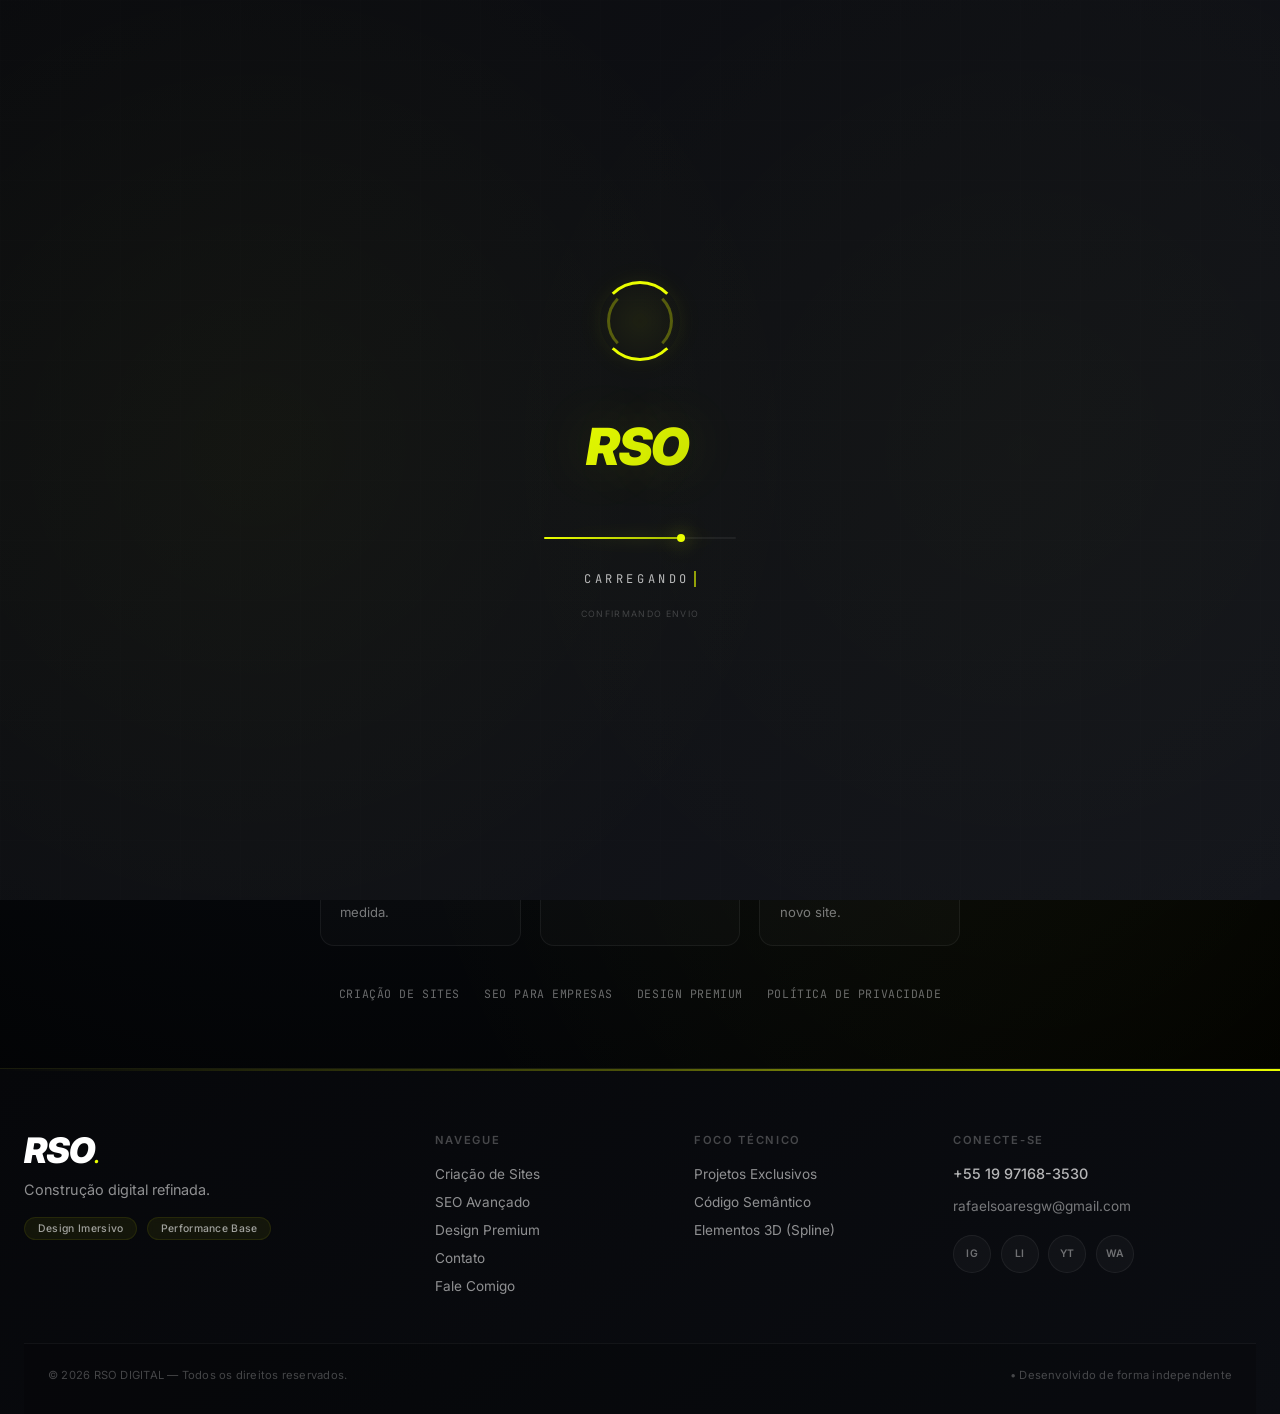
<file: obrigado.html>
<!DOCTYPE html>
<html lang="pt-BR">
<head>
    <meta charset="UTF-8">
    <!-- Traducao automatica PT-BR -> ES-MX (Mexico e paises hispanicos) -->
    <script src="/i18n.js"></script>
    <meta name="viewport" content="width=device-width, initial-scale=1.0, viewport-fit=cover">

    <!-- ============================================================
         GOOGLE ANALYTICS 4 (INSTALADO MANUALMENTE)
         ID: G-GVPYXNP5EF
         ============================================================ -->
    <!-- Google tag (gtag.js) -->
    <script async src="https://www.googletagmanager.com/gtag/js?id=G-GVPYXNP5EF"></script>
    <script>
      window.dataLayer = window.dataLayer || [];
      function gtag(){dataLayer.push(arguments);}
      gtag('js', new Date());
      gtag('config', 'G-GVPYXNP5EF');
    </script>
    <!-- ============================================================ -->

    <title>Mensagem Enviada com Sucesso | RSO Digital</title>
    <meta name="description" content="Recebemos sua mensagem! A equipe da RSO Digital entrará em contato em breve para falar sobre o seu projeto.">
    <meta name="keywords" content="obrigado, contato enviado, RSO Digital">
    <meta name="robots" content="noindex, follow">
    <meta name="author" content="RSO Digital">
    <meta name="theme-color" content="#0a0a0a">

    <link rel="canonical" href="https://rsomarketing.com/obrigado">
    <link rel="icon" type="image/png" href="[data-uri]">
    <link rel="apple-touch-icon" href="[data-uri]">

    <link rel="stylesheet" href="style.css">

    <link rel="preconnect" href="https://fonts.googleapis.com">
    <link rel="preconnect" href="https://fonts.gstatic.com" crossorigin>
    <link href="https://fonts.googleapis.com/css2?family=Inter:opsz,wght@14..32,300;14..32,400;14..32,500;14..32,600;14..32,700;14..32,800;14..32,900&display=swap" rel="stylesheet">
    <link href="https://fonts.googleapis.com/css2?family=JetBrains+Mono:wght@400;500&display=swap" rel="stylesheet">

    <style>
        /* ===== Estilos específicos da página Obrigado ===== */
        .thanks-hero {
            position: relative;
            width: 100%;
            min-height: 100vh;
            display: flex;
            align-items: center;
            justify-content: center;
            text-align: center;
            background: radial-gradient(circle at 30% 20%, #0d1117 0%, #05070a 55%, #000 100%);
            overflow: hidden;
            padding: 8rem 2rem 4rem;
        }
        .thanks-hero::before {
            content: "";
            position: absolute;
            inset: 0;
            background:
                radial-gradient(circle at 20% 30%, rgba(234,255,0,0.06) 0%, transparent 45%),
                radial-gradient(circle at 80% 70%, rgba(234,255,0,0.04) 0%, transparent 50%);
            pointer-events: none;
            z-index: 1;
        }
        .thanks-content {
            position: relative;
            z-index: 2;
            max-width: 640px;
            display: flex;
            flex-direction: column;
            align-items: center;
        }

        /* Selo de sucesso animado */
        .success-badge {
            width: 96px;
            height: 96px;
            border-radius: 50%;
            background: rgba(234,255,0,0.06);
            border: 1px solid rgba(234,255,0,0.25);
            display: flex;
            align-items: center;
            justify-content: center;
            margin-bottom: 2rem;
            position: relative;
            box-shadow: 0 0 0 0 rgba(234,255,0,0.25);
            animation: pulseRing 2.4s ease-out infinite;
        }
        .success-badge svg {
            width: 42px;
            height: 42px;
            stroke: #eaff00;
        }
        .success-badge .check-path {
            stroke-dasharray: 48;
            stroke-dashoffset: 48;
            animation: drawCheck 0.6s ease forwards 0.5s;
        }
        @keyframes drawCheck {
            to { stroke-dashoffset: 0; }
        }
        @keyframes pulseRing {
            0%   { box-shadow: 0 0 0 0 rgba(234,255,0,0.18); }
            70%  { box-shadow: 0 0 0 22px rgba(234,255,0,0); }
            100% { box-shadow: 0 0 0 0 rgba(234,255,0,0); }
        }

        .thanks-kicker {
            font-size: 12px;
            font-weight: 500;
            letter-spacing: 0.28em;
            text-transform: uppercase;
            color: #eaff00;
            margin-bottom: 16px;
            opacity: 0.95;
        }
        .thanks-title {
            font-size: clamp(2.2rem, 5vw, 3.6rem);
            font-weight: 700;
            line-height: 1.15;
            letter-spacing: -0.02em;
            color: #fff;
            margin-bottom: 1.2rem;
        }
        .thanks-title .name-highlight {
            color: #eaff00;
            font-style: italic;
        }
        .thanks-sub {
            font-size: clamp(1rem, 1.2vw, 1.15rem);
            color: rgba(255,255,255,0.65);
            max-width: 540px;
            line-height: 1.65;
            margin: 0 auto 2.5rem;
        }
        .thanks-sub strong { color: #fff; font-weight: 600; }

        .thanks-actions {
            display: flex;
            flex-wrap: wrap;
            gap: 1rem;
            justify-content: center;
            margin-bottom: 3rem;
        }
        .thanks-btn {
            display: inline-flex;
            align-items: center;
            gap: 0.6rem;
            padding: 0.95rem 2.2rem;
            border-radius: 48px;
            font-size: 0.95rem;
            font-weight: 600;
            text-decoration: none;
            transition: all 0.3s cubic-bezier(0.16,1,0.3,1);
            cursor: pointer;
        }
        .thanks-btn.primary {
            background: #eaff00;
            color: #000;
            box-shadow: 0 8px 30px rgba(234,255,0,0.15);
        }
        .thanks-btn.primary:hover {
            transform: scale(1.04);
            box-shadow: 0 12px 40px rgba(234,255,0,0.25);
            background: #d4e600;
        }
        .thanks-btn.secondary {
            background: rgba(255,255,255,0.03);
            border: 1px solid rgba(255,255,255,0.1);
            color: #fff;
        }
        .thanks-btn.secondary:hover {
            background: rgba(255,255,255,0.06);
            border-color: rgba(234,255,0,0.2);
            transform: translateY(-2px);
        }
        .thanks-btn svg {
            width: 18px;
            height: 18px;
            transition: transform 0.3s ease;
        }
        .thanks-btn:hover svg {
            transform: translateX(4px);
        }

        /* Próximos passos */
        .next-steps {
            display: grid;
            grid-template-columns: repeat(3, 1fr);
            gap: 1.2rem;
            width: 100%;
            max-width: 720px;
            margin-bottom: 2.5rem;
        }
        .step-card {
            background: rgba(255,255,255,0.02);
            border: 1px solid rgba(255,255,255,0.06);
            border-radius: 14px;
            padding: 1.4rem 1.2rem;
            text-align: left;
            transition: all 0.3s ease;
        }
        .step-card:hover {
            background: rgba(255,255,255,0.04);
            border-color: rgba(234,255,0,0.12);
            transform: translateY(-3px);
        }
        .step-number {
            font-family: 'JetBrains Mono', monospace;
            font-size: 0.7rem;
            color: #eaff00;
            letter-spacing: 0.1em;
            margin-bottom: 0.6rem;
            display: block;
        }
        .step-card h4 {
            font-size: 0.95rem;
            color: #fff;
            font-weight: 600;
            margin-bottom: 0.4rem;
        }
        .step-card p {
            font-size: 0.82rem;
            color: rgba(255,255,255,0.45);
            line-height: 1.55;
        }

        .thanks-links {
            display: flex;
            flex-wrap: wrap;
            gap: 1.5rem;
            justify-content: center;
            font-family: 'JetBrains Mono', monospace;
            font-size: 0.72rem;
            letter-spacing: 0.05em;
            text-transform: uppercase;
        }
        .thanks-links a {
            color: rgba(255,255,255,0.4);
            text-decoration: none;
            transition: color 0.2s ease;
            border-bottom: 1px solid transparent;
            padding-bottom: 2px;
        }
        .thanks-links a:hover {
            color: #eaff00;
            border-color: rgba(234,255,0,0.3);
        }

        @media (max-width: 768px) {
            .thanks-hero { padding: 7rem 1.5rem 3rem; min-height: auto; }
            .next-steps { grid-template-columns: 1fr; }
            .thanks-actions { flex-direction: column; width: 100%; }
            .thanks-btn { width: 100%; justify-content: center; }
        }

        /* Link de voltar removido por solicitação */
    </style>

    <!-- ===== Open Graph / Redes sociais ===== -->
    <meta property="og:type" content="website">
    <meta property="og:site_name" content="RSO DIGITAL">
    <meta property="og:locale" content="pt_BR">
    <meta property="og:locale:alternate" content="es_MX">
    <meta property="og:url" content="https://rsomarketing.com/obrigado">
    <meta property="og:title" content="Mensagem Enviada com Sucesso | RSO Digital">
    <meta property="og:description" content="Recebemos sua mensagem! A equipe da RSO Digital entrará em contato em breve para falar sobre o seu projeto.">
    <meta property="og:image" content="https://rsomarketing.com/assets/og-preview.jpg">
    <meta property="og:image:width" content="1200">
    <meta property="og:image:height" content="630">
    <meta property="og:image:alt" content="RSO DIGITAL — Criação de sites premium e SEO">
    <meta name="twitter:card" content="summary_large_image">
    <meta name="twitter:site" content="@rsodigital">
    <meta name="twitter:title" content="Mensagem Enviada com Sucesso | RSO Digital">
    <meta name="twitter:description" content="Recebemos sua mensagem! A equipe da RSO Digital entrará em contato em breve para falar sobre o seu projeto.">
    <meta name="twitter:image" content="https://rsomarketing.com/assets/og-preview.jpg">
</head>
<body>

    <!-- ========== PRELOADER ========== -->
    <div id="preloader">
        <div class="preloader-inner">
            <div class="preloader-ring">
                <div class="ring"></div>
                <div class="ring-glow"></div>
            </div>
            <div class="preloader-logo">RSO</div>
            <div class="preloader-progress">
                <div class="progress-bar" id="progressBar"></div>
                <div class="progress-glow"></div>
            </div>
            <p class="preloader-text" id="preloaderText">CARREGANDO</p>
            <p class="preloader-sub">CONFIRMANDO ENVIO</p>
        </div>
    </div>

    <!-- ========== CURSOR ========== -->
    <div class="cursor-dot" id="cursorDot"></div>
    <div class="cursor-ring" id="cursorRing"></div>

    <!-- ========== NAVBAR ========== -->
    <header role="banner">
        <nav class="nav-container" aria-label="Navegação principal">
            <svg class="nav-shape" viewBox="0 0 757 56" preserveAspectRatio="none" fill="none" xmlns="http://www.w3.org/2000/svg">
                <path opacity="0.95" d="M0 0H756.5L718.104 49.4287C714.884 53.5746 709.929 56 704.679 56H54.0358C48.9485 56 44.1285 53.7217 40.8994 49.7906L0 0Z" fill="#181818"/>
            </svg>
            <div class="nav-content">
                <input type="checkbox" id="menu-toggle">
                <label for="menu-toggle" class="menu-btn">
                    <span></span><span></span><span></span>
                </label>
                <a href="/" class="logo">RSO DIGITAL</a>
                <div class="links">
    <a href="/criacao-de-sites">Criação de Sites</a>
    <a href="/seo-para-empresas">SEO</a>
    <a href="/design-premium">Design</a>
    <a href="/blog/velocidade-site-vende-mais">Blog</a>
    <a href="/contato" class="active">Contato</a>
</div>
                <a href="https://wa.me/5519971683530?text=Ol%C3%A1!%20Acabei%20de%20enviar%20o%20formul%C3%A1rio%20do%20site%20e%20quero%20adiantar%20a%20conversa%20sobre%20meu%20projeto." target="_blank" rel="noopener noreferrer" class="contact" onclick="gtag('event', 'whatsapp_click');">Falar com especialista →</a>
            </div>
        </nav>
    </header>

    <!-- ========== CONTEÚDO PRINCIPAL ========== -->
    <main id="conteudo-principal" role="main">
    <section class="thanks-hero" aria-label="Confirmação de envio do formulário de contato">
        <!-- LINK DE VOLTAR REMOVIDO POR SOLICITAÇÃO -->

        <div class="thanks-content">

            <div class="success-badge">
                <svg viewBox="0 0 24 24" fill="none" stroke-width="2.4" stroke-linecap="round" stroke-linejoin="round">
                    <path class="check-path" d="M4 12.5l5 5L20 6.5"/>
                </svg>
            </div>

            <div class="thanks-kicker">MENSAGEM ENVIADA</div>

            <h1 class="thanks-title" id="thanksTitle">
                Obrigado<span id="nameSpan"></span>!<br>Sua mensagem chegou até nós.
            </h1>

            <p class="thanks-sub">
                Recebemos seus dados e já estamos analisando seu projeto. Nossa equipe entra em contato em até
                <strong>2 horas úteis</strong> pelo e-mail ou telefone informado. Se preferir uma resposta mais rápida,
                fale agora mesmo pelo WhatsApp.
            </p>

            <div class="thanks-actions">
                <a href="https://wa.me/5519971683530?text=Ol%C3%A1!%20Acabei%20de%20enviar%20o%20formul%C3%A1rio%20do%20site%20RSO%20Digital%20e%20quero%20adiantar%20a%20conversa%20sobre%20meu%20projeto." target="_blank" rel="noopener noreferrer" class="thanks-btn primary" id="whatsappBtn" onclick="gtag('event', 'whatsapp_click');">
                    <span>Adiantar pelo WhatsApp</span>
                    <svg viewBox="0 0 24 24" fill="none" stroke="currentColor" stroke-linecap="round" stroke-linejoin="round"><path d="M5 12h14"/><path d="M12 5l7 7-7 7"/></svg>
                </a>
                <a href="/" class="thanks-btn secondary">
                    <span>Voltar para o site</span>
                    <svg viewBox="0 0 24 24" fill="none" stroke="currentColor" stroke-linecap="round" stroke-linejoin="round"><path d="M5 12h14"/><path d="M12 5l7 7-7 7"/></svg>
                </a>
            </div>

            <div class="next-steps">
                <div class="step-card">
                    <span class="step-number">01 // ANÁLISE</span>
                    <h4>Analisamos seu pedido</h4>
                    <p>Avaliamos o escopo do seu projeto para preparar uma proposta sob medida.</p>
                </div>
                <div class="step-card">
                    <span class="step-number">02 // CONTATO</span>
                    <h4>Entramos em contato</h4>
                    <p>Você recebe um retorno por e-mail, telefone ou WhatsApp em até 2h úteis.</p>
                </div>
                <div class="step-card">
                    <span class="step-number">03 // PROPOSTA</span>
                    <h4>Alinhamos os detalhes</h4>
                    <p>Definimos juntos o plano ideal, prazos e investimento do seu novo site.</p>
                </div>
            </div>

            <div class="thanks-links">
                <a href="/criacao-de-sites">Criação de Sites</a>
                <a href="/seo-para-empresas">SEO para Empresas</a>
                <a href="/design-premium">Design Premium</a>
                <a href="/politica-de-privacidade">Política de Privacidade</a>
            </div>

        </div>
    </section>
    </main>

    <!-- ========== RODAPÉ ========== -->
    <footer class="footer-premium" role="contentinfo" aria-label="Rodapé — RSO Digital">
        <div class="footer-premium-inner">
            <div class="footer-col brand-col">
                <div class="footer-logo">RSO<span class="logo-dot">.</span></div>
                <p class="footer-tagline">Construção digital refinada.</p>
                <div class="footer-awards">
                    <span class="award-badge">Design Imersivo</span>
                    <span class="award-badge">Performance Base</span>
                </div>
            </div>

            <div class="footer-col">
                <h4 class="footer-heading">Navegue</h4>
                <ul class="footer-links">
                    <li><a href="/criacao-de-sites">Criação de Sites</a></li>
                    <li><a href="/seo-para-empresas">SEO Avançado</a></li>
                    <li><a href="/design-premium">Design Premium</a></li>
                    <li><a href="/contato">Contato</a></li>
                    <li><a href="https://wa.me/5519971683530" target="_blank" rel="noopener noreferrer" onclick="gtag('event', 'whatsapp_click');">Fale Comigo</a></li>
                </ul>
            </div>

            <div class="footer-col">
                <h4 class="footer-heading">Foco Técnico</h4>
                <ul class="footer-links">
                    <li><a href="/criacao-de-sites">Projetos Exclusivos</a></li>
                    <li><a href="#">Código Semântico</a></li>
                    <li><a href="#">Elementos 3D (Spline)</a></li>
                </ul>
            </div>

            <div class="footer-col contact-col">
                <h4 class="footer-heading">Conecte-se</h4>
                <p class="footer-phone">
                    <a href="https://wa.me/5519971683530" target="_blank" rel="noopener noreferrer" onclick="gtag('event', 'whatsapp_click');">+55 19 97168-3530</a>
                </p>
                <p class="footer-email">
                    <a href="mailto:rafaelsoaresgw@gmail.com">rafaelsoaresgw@gmail.com</a>
                </p>
                <div class="footer-social">
                    <a href="#" aria-label="Instagram" class="social-link">IG</a>
                    <a href="#" aria-label="LinkedIn" class="social-link">LI</a>
                    <a href="#" aria-label="YouTube" class="social-link">YT</a>
                    <a href="#" aria-label="WhatsApp" class="social-link">WA</a>
                </div>
            </div>
        </div>

        <div class="footer-bottom">
            <div class="footer-bottom-inner">
                <p>© 2026 RSO DIGITAL — Todos os direitos reservados.</p>
                <p class="footer-legal">• <a href="#">Desenvolvido de forma independente</a></p>
            </div>
        </div>
    </footer>

    <!-- ========== SCRIPTS ========== -->
    <script src="https://cdnjs.cloudflare.com/ajax/libs/gsap/3.12.5/gsap.min.js" defer></script>

    <script>
        // Preloader
        window.addEventListener('load', () => {
            const preloader = document.getElementById('preloader');
            const progressBar = document.getElementById('progressBar');
            const textElement = document.getElementById('preloaderText');
            const originalText = textElement.textContent;
            textElement.textContent = '';
            textElement.style.borderRight = '2px solid rgba(234, 255, 0, 0.6)';

            let progress = 0;
            let charIndex = 0;
            let isTypingDone = false;
            let preloaderHidden = false;

            function typeWriter() {
                if (charIndex < originalText.length) {
                    textElement.textContent += originalText.charAt(charIndex);
                    charIndex++;
                    setTimeout(typeWriter, 45);
                } else {
                    isTypingDone = true;
                }
            }
            typeWriter();

            const interval = setInterval(() => {
                progress += Math.random() * 10 + 5;
                if (progress > 100) progress = 100;
                progressBar.style.width = progress + '%';
                if (progress >= 100) {
                    clearInterval(interval);
                    const checkDone = setInterval(() => {
                        if (isTypingDone && !preloaderHidden) {
                            clearInterval(checkDone);
                            setTimeout(() => {
                                preloader.classList.add('hidden');
                                preloaderHidden = true;
                            }, 500);
                        }
                    }, 100);
                    setTimeout(() => {
                        if (!preloaderHidden) {
                            preloader.classList.add('hidden');
                            preloaderHidden = true;
                        }
                    }, 3000);
                }
            }, 180);

            setTimeout(() => {
                if (!preloaderHidden) {
                    preloader.classList.add('hidden');
                    preloaderHidden = true;
                }
            }, 5000);
        });

        // Cursor
        if (window.innerWidth > 768) {
            const dot = document.getElementById('cursorDot');
            const ring = document.getElementById('cursorRing');
            let mouseX = 0, mouseY = 0;
            let ringX = 0, ringY = 0;

            document.addEventListener('mousemove', (e) => {
                mouseX = e.clientX;
                mouseY = e.clientY;
                dot.style.left = mouseX + 'px';
                dot.style.top = mouseY + 'px';
            });

            function animateRing() {
                ringX += (mouseX - ringX) * 0.12;
                ringY += (mouseY - ringY) * 0.12;
                ring.style.left = ringX + 'px';
                ring.style.top = ringY + 'px';
                requestAnimationFrame(animateRing);
            }
            animateRing();

            const interactive = document.querySelectorAll('a, button, .thanks-btn, .back-home-link, .contact, .step-card');
            interactive.forEach(el => {
                el.addEventListener('mouseenter', () => {
                    ring.style.width = '56px';
                    ring.style.height = '56px';
                    ring.style.borderColor = 'rgba(234, 255, 0, 0.8)';
                    dot.style.width = '12px';
                    dot.style.height = '12px';
                    dot.style.background = '#eaff00';
                });
                el.addEventListener('mouseleave', () => {
                    ring.style.width = '36px';
                    ring.style.height = '36px';
                    ring.style.borderColor = 'rgba(234, 255, 0, 0.4)';
                    dot.style.width = '8px';
                    dot.style.height = '8px';
                    dot.style.background = '#eaff00';
                });
            });
        }

        // GSAP animações de entrada
        window.addEventListener('load', () => {
            gsap.fromTo('.success-badge', { opacity: 0, scale: 0.5 }, { opacity: 1, scale: 1, duration: 0.6, ease: 'back.out(1.7)' });
            gsap.fromTo('.thanks-kicker', { opacity: 0, y: 20 }, { opacity: 1, y: 0, duration: 0.5, delay: 0.15 });
            gsap.fromTo('.thanks-title', { opacity: 0, y: 30 }, { opacity: 1, y: 0, duration: 0.7, ease: 'power2.out', delay: 0.25 });
            gsap.fromTo('.thanks-sub', { opacity: 0, y: 20 }, { opacity: 1, y: 0, duration: 0.5, delay: 0.4 });
            gsap.fromTo('.thanks-actions', { opacity: 0, y: 20 }, { opacity: 1, y: 0, duration: 0.5, delay: 0.5 });
            gsap.fromTo('.step-card', { opacity: 0, y: 20 }, { opacity: 1, y: 0, duration: 0.5, stagger: 0.1, delay: 0.6 });
            gsap.fromTo('.thanks-links', { opacity: 0 }, { opacity: 1, duration: 0.6, delay: 0.9 });
        });

        // Personalização com o nome enviado no formulário (?nome=...)
        (function personalize() {
            try {
                const params = new URLSearchParams(window.location.search);
                const nome = params.get('nome');
                if (nome && nome.trim().length > 0) {
                    const primeiroNome = nome.trim().split(' ')[0];
                    const nameSpan = document.getElementById('nameSpan');
                    const safeName = primeiroNome.replace(/</g, '&lt;').replace(/>/g, '&gt;');
                    nameSpan.innerHTML = ', <span class="name-highlight">' + safeName + '</span>';

                    const whatsappBtn = document.getElementById('whatsappBtn');
                    const msg = 'Olá! Me chamo ' + primeiroNome + ' e acabei de enviar o formulário do site RSO Digital. Quero adiantar a conversa sobre meu projeto.';
                    whatsappBtn.href = 'https://wa.me/5519971683530?text=' + encodeURIComponent(msg);

                    gtag('event', 'lead_form_success', { 'lead_name': primeiroNome });
                } else {
                    gtag('event', 'lead_form_success');
                }
            } catch (e) {
                console.warn('Personalização indisponível:', e);
            }
        })();
    </script>

</body>
</html>
</file>
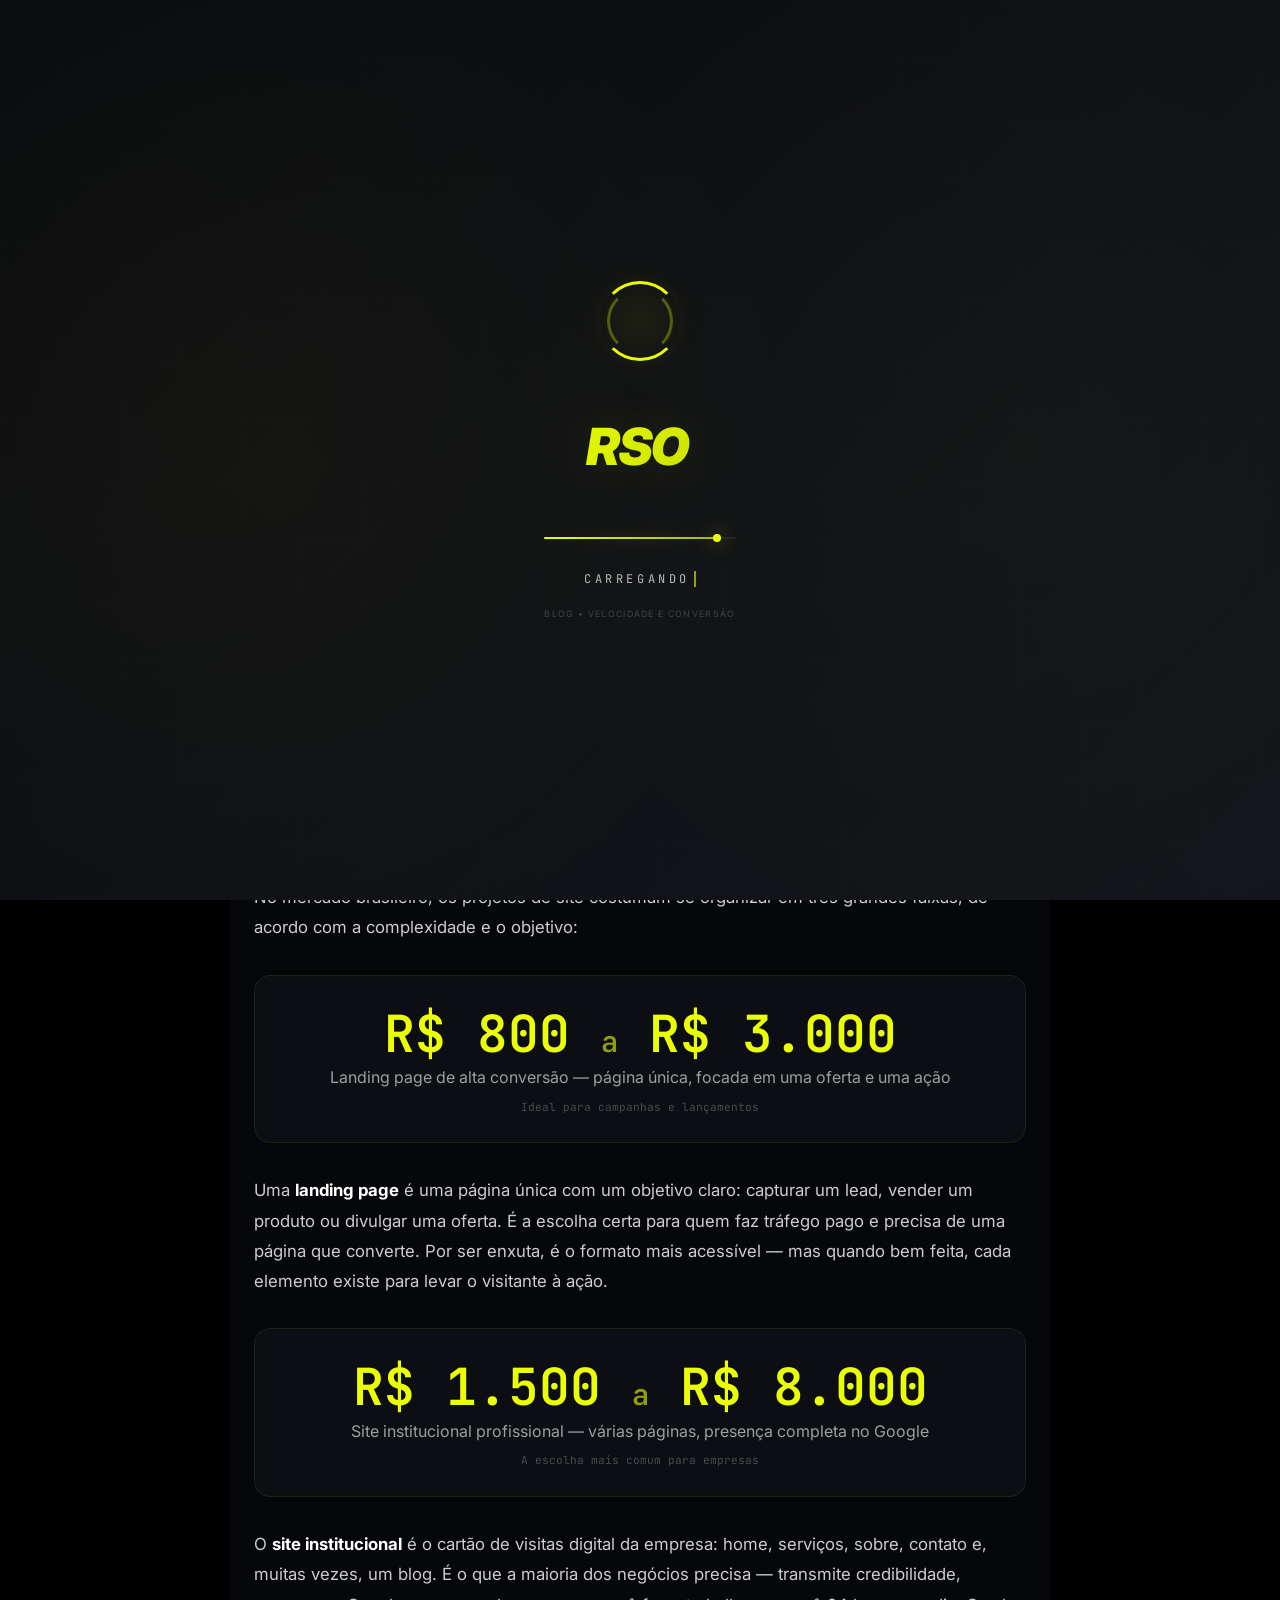
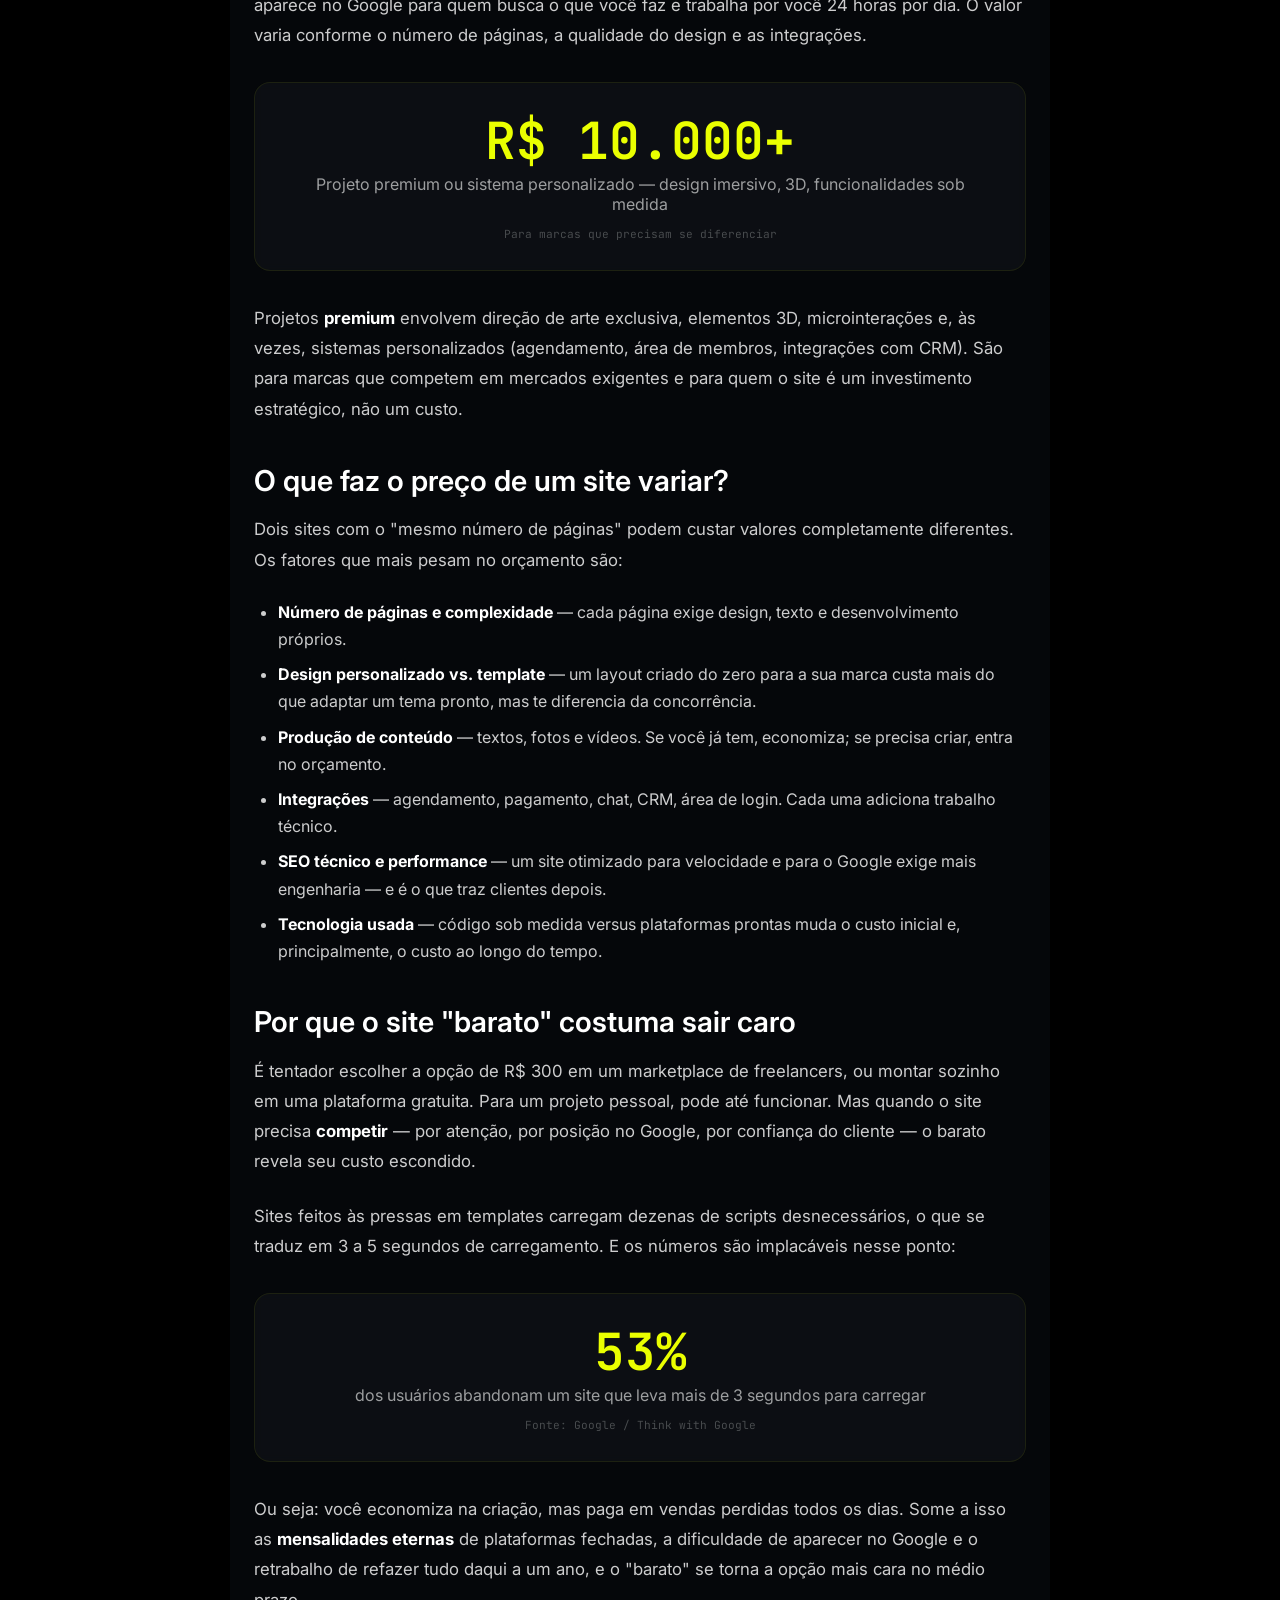
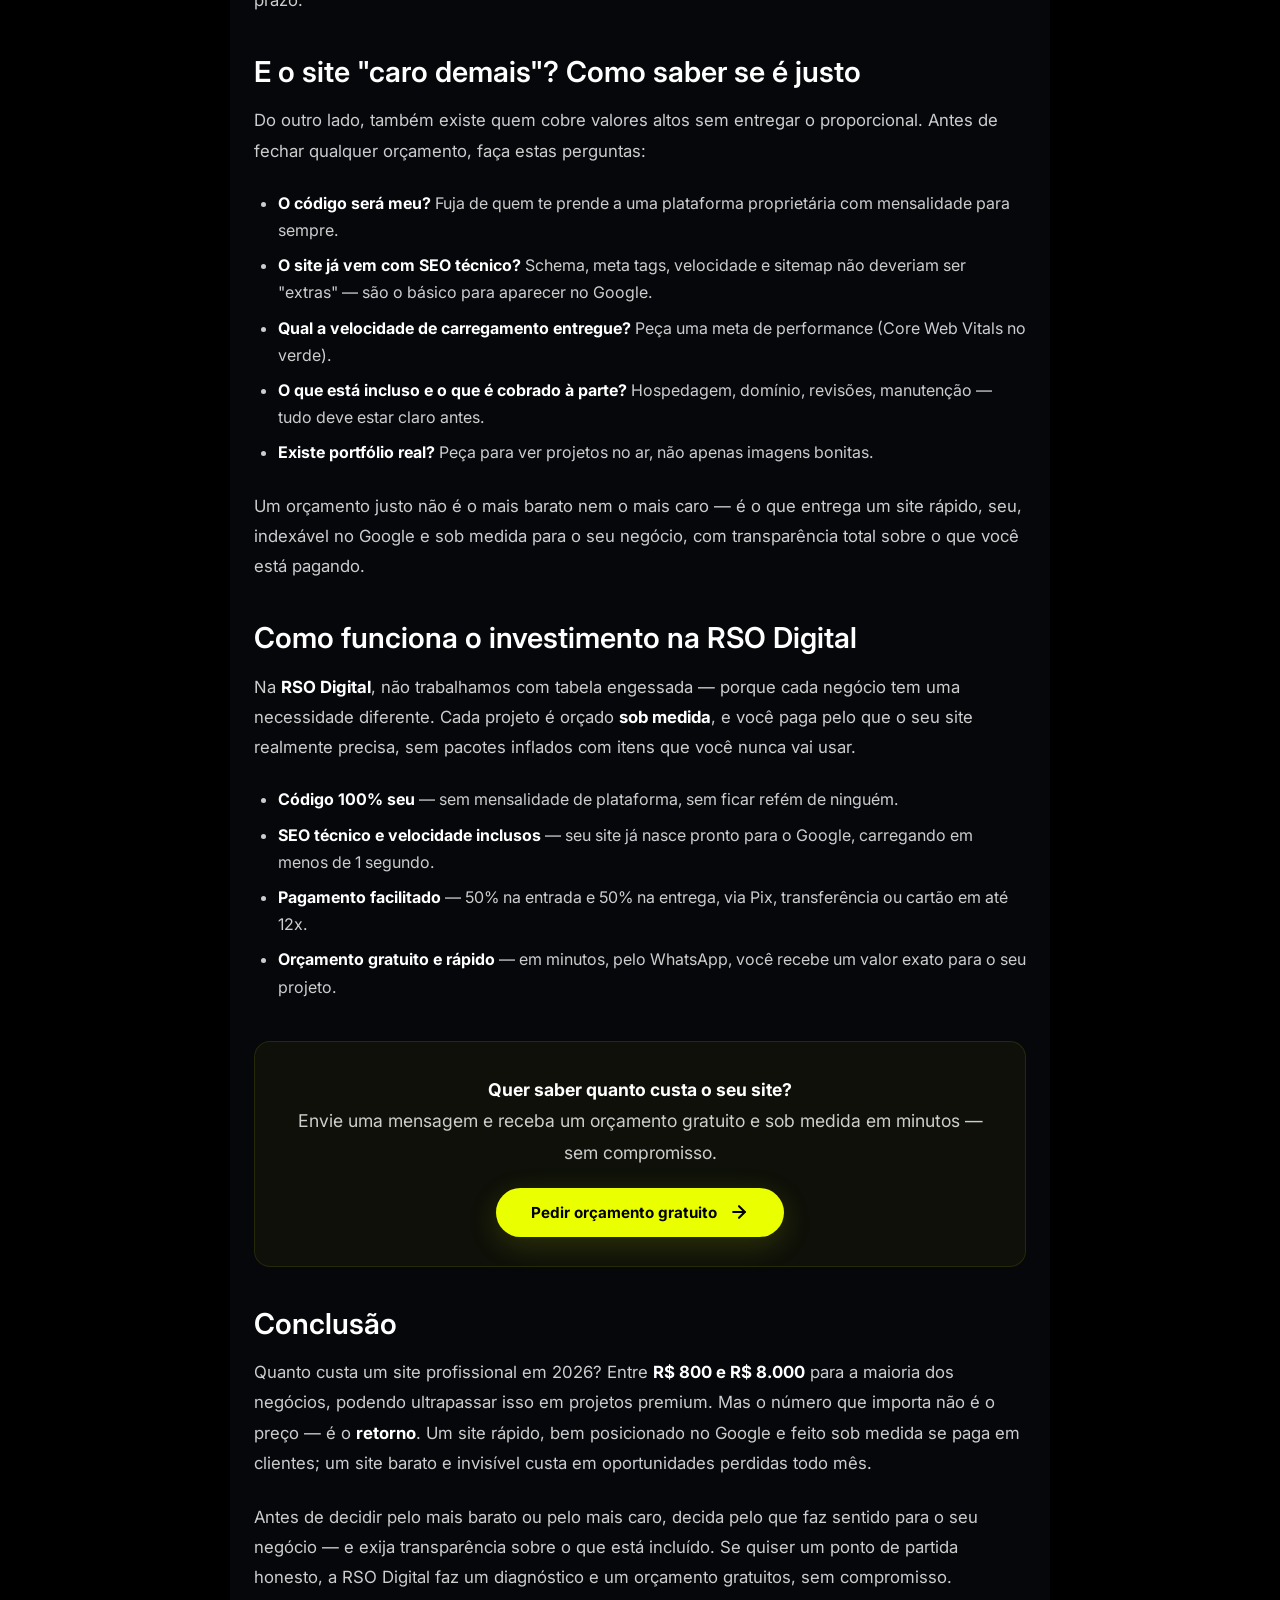
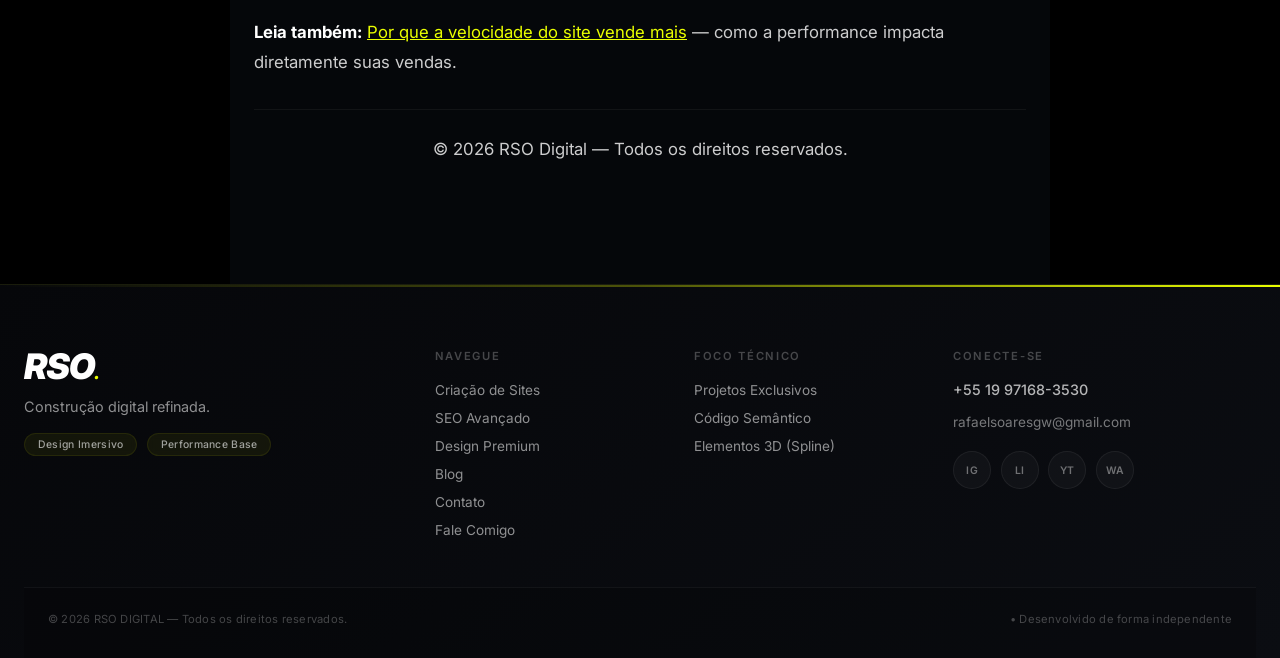
<file: blog/quanto-custa-um-site-profissional.html>
<!DOCTYPE html>
<html lang="pt-BR">
<head>
    <meta charset="UTF-8">
    <!-- Traducao automatica PT-BR -> ES-MX (Mexico e paises hispanicos) -->
    <script src="/i18n.js"></script>
    <meta name="viewport" content="width=device-width, initial-scale=1.0, viewport-fit=cover">

    <!-- ============================================================
         GOOGLE ANALYTICS 4 (INSTALADO MANUALMENTE)
         ID: G-GVPYXNP5EF
         ============================================================ -->
    <!-- Google tag (gtag.js) -->
    <script async src="https://www.googletagmanager.com/gtag/js?id=G-GVPYXNP5EF"></script>
    <script>
      window.dataLayer = window.dataLayer || [];
      function gtag(){dataLayer.push(arguments);}
      gtag('js', new Date());
      gtag('config', 'G-GVPYXNP5EF');
    </script>
    <!-- ============================================================ -->

    <title>Quanto Custa um Site Profissional em 2026? Guia de Preços | RSO Digital</title>

    <meta name="description" content="Quanto custa um site profissional em 2026? Veja faixas de preço reais de landing pages, sites institucionais e projetos premium — e o que faz o valor variar.">
    <meta name="keywords" content="quanto custa um site, preço de site profissional, valor de site institucional, quanto custa landing page, orçamento de site, preço criação de sites 2026">
    <meta name="robots" content="index, follow, max-snippet:-1, max-image-preview:large, max-video-preview:-1">
    <meta name="author" content="RSO Digital">
    <meta name="theme-color" content="#0a0a0a">

    <link rel="canonical" href="https://rsomarketing.com/blog/quanto-custa-um-site-profissional">
    <link rel="icon" type="image/png" href="[data-uri]">
    <link rel="apple-touch-icon" href="[data-uri]">

    <link rel="stylesheet" href="/style.css">

    <link rel="preconnect" href="https://fonts.googleapis.com">
    <link rel="preconnect" href="https://fonts.gstatic.com" crossorigin>
    <link href="https://fonts.googleapis.com/css2?family=Inter:opsz,wght@14..32,300;14..32,400;14..32,500;14..32,600;14..32,700;14..32,800;14..32,900&display=swap" rel="stylesheet">
    <link href="https://fonts.googleapis.com/css2?family=JetBrains+Mono:wght@400;500&display=swap" rel="stylesheet">

    <style>
        .page-hero {
            position: relative;
            width: 100%;
            min-height: 50vh;
            display: flex;
            align-items: center;
            justify-content: center;
            text-align: center;
            background: radial-gradient(circle at 30% 30%, #0d1117 0%, #05070a 80%, #000 100%);
            overflow: hidden;
            padding: 8rem 2rem 4rem;
            border-bottom: 1px solid rgba(234, 255, 0, 0.08);
        }
        .page-hero .hero-content {
            position: relative;
            z-index: 2;
            max-width: 800px;
        }
        .page-hero .hero-title {
            font-size: clamp(2.2rem, 5vw, 3.6rem);
            font-weight: 700;
            line-height: 1.15;
            letter-spacing: -0.02em;
            margin-bottom: 1rem;
        }
        .page-hero .hero-title .highlight {
            color: #eaff00;
            font-style: italic;
        }
        .page-hero .hero-meta {
            font-family: 'JetBrains Mono', monospace;
            font-size: 0.7rem;
            letter-spacing: 0.08em;
            color: rgba(255,255,255,0.3);
            margin-bottom: 1.5rem;
        }
        .page-hero .hero-sub {
            font-size: clamp(1rem, 1.2vw, 1.15rem);
            color: rgba(255,255,255,0.7);
            max-width: 700px;
            margin: 0 auto;
            line-height: 1.7;
        }

        .blog-content {
            max-width: 820px;
            margin: 0 auto;
            padding: 4rem 1.5rem 6rem;
            background: #05070a;
        }
        .blog-content h2 {
            font-size: 1.8rem;
            font-weight: 600;
            margin-top: 2.5rem;
            margin-bottom: 1rem;
            color: #fff;
            line-height: 1.2;
        }
        .blog-content h3 {
            font-size: 1.3rem;
            font-weight: 600;
            margin-top: 2rem;
            margin-bottom: 0.8rem;
            color: #fff;
        }
        .blog-content p {
            font-size: 1.05rem;
            line-height: 1.8;
            color: rgba(255,255,255,0.8);
            margin-bottom: 1.5rem;
        }
        .blog-content strong {
            color: #fff;
        }
        .blog-content .highlight {
            color: #eaff00;
        }
        .blog-content ul {
            margin: 1rem 0 1.5rem 1.5rem;
            color: rgba(255,255,255,0.8);
            line-height: 1.7;
        }
        .blog-content li {
            margin-bottom: 0.5rem;
        }
        .blog-content .stat-box {
            background: rgba(18,20,26,0.6);
            border: 1px solid rgba(234,255,0,0.08);
            border-radius: 16px;
            padding: 2rem 2rem 1.8rem;
            margin: 2rem 0;
            text-align: center;
            backdrop-filter: blur(4px);
        }
        .blog-content .stat-box .number {
            font-family: 'JetBrains Mono', monospace;
            font-size: 3.2rem;
            color: #eaff00;
            font-weight: 600;
            line-height: 1;
        }
        .blog-content .stat-box .label {
            display: block;
            font-size: 1rem;
            color: rgba(255,255,255,0.6);
            margin-top: 0.5rem;
        }
        .blog-content .stat-box .source {
            font-size: 0.7rem;
            color: rgba(255,255,255,0.25);
            margin-top: 0.8rem;
            font-family: 'JetBrains Mono', monospace;
        }
        .blog-content .cta-inline {
            background: rgba(234,255,0,0.04);
            border: 1px solid rgba(234,255,0,0.1);
            border-radius: 16px;
            padding: 2rem 2rem 1.8rem;
            margin: 2.5rem 0;
            text-align: center;
        }
        .blog-content .cta-inline p {
            margin-bottom: 1.2rem;
            font-size: 1.1rem;
        }
        .blog-content .cta-inline .btn-cta {
            display: inline-flex;
            align-items: center;
            gap: 0.75rem;
            background: #eaff00;
            color: #000;
            padding: 0.9rem 2.2rem;
            border-radius: 48px;
            font-weight: 700;
            font-size: 0.95rem;
            text-decoration: none;
            transition: all 0.3s cubic-bezier(0.16,1,0.3,1);
            box-shadow: 0 8px 30px rgba(234,255,0,0.15);
        }
        .blog-content .cta-inline .btn-cta:hover {
            transform: scale(1.04);
            box-shadow: 0 12px 40px rgba(234,255,0,0.25);
            background: #d4e600;
        }
        .blog-content .cta-inline .btn-cta svg {
            width: 20px;
            height: 20px;
            transition: transform 0.3s ease;
        }
        .blog-content .cta-inline .btn-cta:hover svg {
            transform: translateX(4px);
        }

        .blog-content .last-updated {
            font-size: 0.85rem;
            color: rgba(255,255,255,0.3);
            border-top: 1px solid rgba(255,255,255,0.05);
            padding-top: 1.5rem;
            margin-top: 2rem;
            text-align: center;
        }

        @media (max-width: 768px) {
            .page-hero {
                padding: 6rem 1.5rem 3rem;
                min-height: 35vh;
            }
            .blog-content {
                padding: 2rem 1rem 4rem;
            }
            .blog-content h2 {
                font-size: 1.5rem;
            }
            .blog-content .stat-box .number {
                font-size: 2.4rem;
            }
            .blog-content .cta-inline {
                padding: 1.5rem 1.2rem;
            }
        }
    </style>

    <!-- ===== Open Graph / Redes sociais ===== -->
    <meta property="og:type" content="article">
    <meta property="og:site_name" content="RSO DIGITAL">
    <meta property="og:locale" content="pt_BR">
    <meta property="og:locale:alternate" content="es_MX">
    <meta property="og:url" content="https://rsomarketing.com/blog/quanto-custa-um-site-profissional">
    <meta property="og:title" content="Velocidade do Site Vende Mais | Performance e Conversão | RSO Digital">
    <meta property="og:description" content="Entenda como a velocidade de carregamento impacta diretamente suas vendas. Dados, estudos de caso e como otimizar seu site para converter mais.">
    <meta property="og:image" content="https://rsomarketing.com/assets/og-preview.jpg">
    <meta property="og:image:width" content="1200">
    <meta property="og:image:height" content="630">
    <meta property="og:image:alt" content="RSO DIGITAL — Criação de sites premium e SEO">
    <meta name="twitter:card" content="summary_large_image">
    <meta name="twitter:site" content="@rsodigital">
    <meta name="twitter:title" content="Velocidade do Site Vende Mais | Performance e Conversão | RSO Digital">
    <meta name="twitter:description" content="Entenda como a velocidade de carregamento impacta diretamente suas vendas. Dados, estudos de caso e como otimizar seu site para converter mais.">
    <meta name="twitter:image" content="https://rsomarketing.com/assets/og-preview.jpg">
    <!-- ===== Hreflang (auto-referência) ===== -->
    <link rel="alternate" hreflang="pt-BR" href="https://rsomarketing.com/blog/quanto-custa-um-site-profissional">
    <link rel="alternate" hreflang="x-default" href="https://rsomarketing.com/blog/quanto-custa-um-site-profissional">
    <link rel="sitemap" type="application/xml" href="/sitemap.xml">
    <script type="application/ld+json">
{
  "@context": "https://schema.org",
  "@graph": [
    {
      "@type": "BreadcrumbList",
      "itemListElement": [
        {
          "@type": "ListItem",
          "position": 1,
          "name": "Início",
          "item": "https://rsomarketing.com/"
        },
        {
          "@type": "ListItem",
          "position": 2,
          "name": "Blog",
          "item": "https://rsomarketing.com/blog/"
        },
        {
          "@type": "ListItem",
          "position": 3,
          "name": "Quanto custa um site profissional em 2026",
          "item": "https://rsomarketing.com/blog/quanto-custa-um-site-profissional"
        }
      ]
    },
    {
      "@type": "BlogPosting",
      "@id": "https://rsomarketing.com/blog/quanto-custa-um-site-profissional#article",
      "mainEntityOfPage": {
        "@type": "WebPage",
        "@id": "https://rsomarketing.com/blog/quanto-custa-um-site-profissional"
      },
      "headline": "Quanto custa um site profissional em 2026? Guia completo de preços",
      "description": "Faixas de preço reais para landing pages, sites institucionais e projetos premium no Brasil em 2026, e o que faz o valor de um site variar.",
      "image": "https://rsomarketing.com/assets/og-preview.jpg",
      "datePublished": "2026-08-01",
      "dateModified": "2026-08-01",
      "inLanguage": "pt-BR",
      "author": {
        "@type": "Person",
        "name": "Rafael Soares",
        "url": "https://rsomarketing.com/"
      },
      "publisher": {
        "@id": "https://rsomarketing.com/#organization"
      },
      "articleSection": "Performance e Conversão",
      "keywords": "velocidade de site, Core Web Vitals, performance web, conversão, SEO"
    }
  ]
}
    </script>

</head>
<body>

    <!-- ========== PRELOADER ========== -->
    <div id="preloader">
        <div class="preloader-inner">
            <div class="preloader-ring">
                <div class="ring"></div>
                <div class="ring-glow"></div>
            </div>
            <div class="preloader-logo">RSO</div>
            <div class="preloader-progress">
                <div class="progress-bar" id="progressBar"></div>
                <div class="progress-glow"></div>
            </div>
            <p class="preloader-text" id="preloaderText">CARREGANDO</p>
            <p class="preloader-sub">BLOG • VELOCIDADE E CONVERSÃO</p>
        </div>
    </div>

    <!-- ========== CURSOR ========== -->
    <div class="cursor-dot" id="cursorDot"></div>
    <div class="cursor-ring" id="cursorRing"></div>

    <!-- ========== NAVBAR ========== -->
    <header role="banner">
        <nav class="nav-container" aria-label="Navegação principal">
            <svg class="nav-shape" viewBox="0 0 757 56" preserveAspectRatio="none" fill="none" xmlns="http://www.w3.org/2000/svg">
                <path opacity="0.95" d="M0 0H756.5L718.104 49.4287C714.884 53.5746 709.929 56 704.679 56H54.0358C48.9485 56 44.1285 53.7217 40.8994 49.7906L0 0Z" fill="#181818"/>
            </svg>
            <div class="nav-content">
                <input type="checkbox" id="menu-toggle">
                <label for="menu-toggle" class="menu-btn">
                    <span></span><span></span><span></span>
                </label>
                <a href="/" class="logo">RSO DIGITAL</a>
                <div class="links">
    <a href="/criacao-de-sites">Criação de Sites</a>
    <a href="/seo-para-empresas">SEO</a>
    <a href="/design-premium">Design</a>
    <a href="/blog/velocidade-site-vende-mais">Blog</a>
    <a href="/contato" class="active">Contato</a>
</div>
                <a href="https://wa.me/5519971683530?text=Ol%C3%A1!%20Vim%20pelo%20blog%20sobre%20velocidade%20de%20site%20e%20quero%20saber%20mais." target="_blank" rel="noopener noreferrer" class="contact" onclick="gtag('event', 'whatsapp_click');">Falar com especialista →</a>
            </div>
        </nav>
    </header>

    <!-- ========== HERO ========== -->
    <section class="page-hero">
        <div class="hero-content">
            <div class="club-kicker" style="animation: fadeUp 0.9s cubic-bezier(0.2,0.8,0.2,1) forwards;">GUIA DE PREÇOS 2026</div>
            <h1 class="hero-title">Quanto custa um <span class="highlight">site profissional</span> em 2026?</h1>
            <div class="hero-meta">Publicado em 1 de agosto de 2026 • 8 min de leitura</div>
            <p class="hero-sub">
                A pergunta que todo mundo faz antes de contratar — e quase nunca recebe uma resposta honesta. Aqui estão as faixas de preço reais do mercado brasileiro, o que faz o valor subir ou descer, e como saber se um orçamento é justo.
            </p>
        </div>
    </section>

    <!-- ========== CONTEÚDO DO BLOG ========== -->
    <article class="blog-content">

        <p>
            Se você está pesquisando o preço de um site, provavelmente já se deparou com respostas que vão de <strong>R$ 200 a R$ 50.000</strong> — e saiu mais confuso do que entrou. A verdade é que "quanto custa um site" é como perguntar "quanto custa um carro": depende inteiramente do que ele precisa fazer.
        </p>

        <p>
            Neste guia, vamos ser diretos e honestos sobre os valores praticados no mercado brasileiro em 2026, o que justifica cada faixa de preço, e — o mais importante — como você identifica se está pagando um valor justo ou caindo em uma armadilha (barata ou cara).
        </p>

        <h2>As faixas de preço reais em 2026</h2>

        <p>
            No mercado brasileiro, os projetos de site costumam se organizar em três grandes faixas, de acordo com a complexidade e o objetivo:
        </p>

        <div class="stat-box">
            <div class="number">R$ 800 <span style="font-size:1.8rem;color:rgba(234,255,0,0.6);">a</span> R$ 3.000</div>
            <span class="label">Landing page de alta conversão — página única, focada em uma oferta e uma ação</span>
            <div class="source">Ideal para campanhas e lançamentos</div>
        </div>

        <p>
            Uma <strong>landing page</strong> é uma página única com um objetivo claro: capturar um lead, vender um produto ou divulgar uma oferta. É a escolha certa para quem faz tráfego pago e precisa de uma página que converte. Por ser enxuta, é o formato mais acessível — mas quando bem feita, cada elemento existe para levar o visitante à ação.
        </p>

        <div class="stat-box">
            <div class="number">R$ 1.500 <span style="font-size:1.8rem;color:rgba(234,255,0,0.6);">a</span> R$ 8.000</div>
            <span class="label">Site institucional profissional — várias páginas, presença completa no Google</span>
            <div class="source">A escolha mais comum para empresas</div>
        </div>

        <p>
            O <strong>site institucional</strong> é o cartão de visitas digital da empresa: home, serviços, sobre, contato e, muitas vezes, um blog. É o que a maioria dos negócios precisa — transmite credibilidade, aparece no Google para quem busca o que você faz e trabalha por você 24 horas por dia. O valor varia conforme o número de páginas, a qualidade do design e as integrações.
        </p>

        <div class="stat-box">
            <div class="number">R$ 10.000+</div>
            <span class="label">Projeto premium ou sistema personalizado — design imersivo, 3D, funcionalidades sob medida</span>
            <div class="source">Para marcas que precisam se diferenciar</div>
        </div>

        <p>
            Projetos <strong>premium</strong> envolvem direção de arte exclusiva, elementos 3D, microinterações e, às vezes, sistemas personalizados (agendamento, área de membros, integrações com CRM). São para marcas que competem em mercados exigentes e para quem o site é um investimento estratégico, não um custo.
        </p>

        <h2>O que faz o preço de um site variar?</h2>

        <p>
            Dois sites com o "mesmo número de páginas" podem custar valores completamente diferentes. Os fatores que mais pesam no orçamento são:
        </p>

        <ul>
            <li><strong>Número de páginas e complexidade</strong> — cada página exige design, texto e desenvolvimento próprios.</li>
            <li><strong>Design personalizado vs. template</strong> — um layout criado do zero para a sua marca custa mais do que adaptar um tema pronto, mas te diferencia da concorrência.</li>
            <li><strong>Produção de conteúdo</strong> — textos, fotos e vídeos. Se você já tem, economiza; se precisa criar, entra no orçamento.</li>
            <li><strong>Integrações</strong> — agendamento, pagamento, chat, CRM, área de login. Cada uma adiciona trabalho técnico.</li>
            <li><strong>SEO técnico e performance</strong> — um site otimizado para velocidade e para o Google exige mais engenharia — e é o que traz clientes depois.</li>
            <li><strong>Tecnologia usada</strong> — código sob medida versus plataformas prontas muda o custo inicial e, principalmente, o custo ao longo do tempo.</li>
        </ul>

        <h2>Por que o site "barato" costuma sair caro</h2>

        <p>
            É tentador escolher a opção de R$ 300 em um marketplace de freelancers, ou montar sozinho em uma plataforma gratuita. Para um projeto pessoal, pode até funcionar. Mas quando o site precisa <strong>competir</strong> — por atenção, por posição no Google, por confiança do cliente — o barato revela seu custo escondido.
        </p>

        <p>
            Sites feitos às pressas em templates carregam dezenas de scripts desnecessários, o que se traduz em 3 a 5 segundos de carregamento. E os números são implacáveis nesse ponto:
        </p>

        <div class="stat-box">
            <div class="number">53%</div>
            <span class="label">dos usuários abandonam um site que leva mais de 3 segundos para carregar</span>
            <div class="source">Fonte: Google / Think with Google</div>
        </div>

        <p>
            Ou seja: você economiza na criação, mas paga em vendas perdidas todos os dias. Some a isso as <strong>mensalidades eternas</strong> de plataformas fechadas, a dificuldade de aparecer no Google e o retrabalho de refazer tudo daqui a um ano, e o "barato" se torna a opção mais cara no médio prazo.
        </p>

        <h2>E o site "caro demais"? Como saber se é justo</h2>

        <p>
            Do outro lado, também existe quem cobre valores altos sem entregar o proporcional. Antes de fechar qualquer orçamento, faça estas perguntas:
        </p>

        <ul>
            <li><strong>O código será meu?</strong> Fuja de quem te prende a uma plataforma proprietária com mensalidade para sempre.</li>
            <li><strong>O site já vem com SEO técnico?</strong> Schema, meta tags, velocidade e sitemap não deveriam ser "extras" — são o básico para aparecer no Google.</li>
            <li><strong>Qual a velocidade de carregamento entregue?</strong> Peça uma meta de performance (Core Web Vitals no verde).</li>
            <li><strong>O que está incluso e o que é cobrado à parte?</strong> Hospedagem, domínio, revisões, manutenção — tudo deve estar claro antes.</li>
            <li><strong>Existe portfólio real?</strong> Peça para ver projetos no ar, não apenas imagens bonitas.</li>
        </ul>

        <p>
            Um orçamento justo não é o mais barato nem o mais caro — é o que entrega um site rápido, seu, indexável no Google e sob medida para o seu negócio, com transparência total sobre o que você está pagando.
        </p>

        <h2>Como funciona o investimento na RSO Digital</h2>

        <p>
            Na <strong>RSO Digital</strong>, não trabalhamos com tabela engessada — porque cada negócio tem uma necessidade diferente. Cada projeto é orçado <strong>sob medida</strong>, e você paga pelo que o seu site realmente precisa, sem pacotes inflados com itens que você nunca vai usar.
        </p>

        <ul>
            <li><strong>Código 100% seu</strong> — sem mensalidade de plataforma, sem ficar refém de ninguém.</li>
            <li><strong>SEO técnico e velocidade inclusos</strong> — seu site já nasce pronto para o Google, carregando em menos de 1 segundo.</li>
            <li><strong>Pagamento facilitado</strong> — 50% na entrada e 50% na entrega, via Pix, transferência ou cartão em até 12x.</li>
            <li><strong>Orçamento gratuito e rápido</strong> — em minutos, pelo WhatsApp, você recebe um valor exato para o seu projeto.</li>
        </ul>

        <div class="cta-inline">
            <p>
                <strong>Quer saber quanto custa o seu site?</strong><br>
                Envie uma mensagem e receba um orçamento gratuito e sob medida em minutos — sem compromisso.
            </p>
            <a href="https://wa.me/5519971683530?text=Ol%C3%A1!%20Quero%20um%20or%C3%A7amento%20para%20meu%20site%20e%20vim%20pelo%20blog." target="_blank" rel="noopener noreferrer" class="btn-cta" onclick="gtag('event', 'whatsapp_click');">
                Pedir orçamento gratuito
                <svg viewBox="0 0 24 24" fill="none" stroke="currentColor" stroke-width="2.5" stroke-linecap="round" stroke-linejoin="round">
                    <path d="M5 12h14"/>
                    <path d="M12 5l7 7-7 7"/>
                </svg>
            </a>
        </div>

        <h2>Conclusão</h2>

        <p>
            Quanto custa um site profissional em 2026? Entre <strong>R$ 800 e R$ 8.000</strong> para a maioria dos negócios, podendo ultrapassar isso em projetos premium. Mas o número que importa não é o preço — é o <strong>retorno</strong>. Um site rápido, bem posicionado no Google e feito sob medida se paga em clientes; um site barato e invisível custa em oportunidades perdidas todo mês.
        </p>

        <p>
            Antes de decidir pelo mais barato ou pelo mais caro, decida pelo que faz sentido para o seu negócio — e exija transparência sobre o que está incluído. Se quiser um ponto de partida honesto, a RSO Digital faz um diagnóstico e um orçamento gratuitos, sem compromisso.
        </p>

        <p>
            <strong>Leia também:</strong> <a href="/blog/velocidade-site-vende-mais" style="color:#eaff00; text-decoration:underline;">Por que a velocidade do site vende mais</a> — como a performance impacta diretamente suas vendas.
        </p>

        <div class="last-updated">
            <p>© 2026 RSO Digital — Todos os direitos reservados.</p>
        </div>

    </article>

    <!-- ========== RODAPÉ ========== -->
    <footer class="footer-premium" role="contentinfo" aria-label="Rodapé — RSO Digital">
        <div class="footer-premium-inner">
            <div class="footer-col brand-col">
                <div class="footer-logo">RSO<span class="logo-dot">.</span></div>
                <p class="footer-tagline">Construção digital refinada.</p>
                <div class="footer-awards">
                    <span class="award-badge">Design Imersivo</span>
                    <span class="award-badge">Performance Base</span>
                </div>
            </div>

            <div class="footer-col">
                <h4 class="footer-heading">Navegue</h4>
                <ul class="footer-links">
                    <li><a href="/criacao-de-sites">Criação de Sites</a></li>
                    <li><a href="/seo-para-empresas">SEO Avançado</a></li>
                    <li><a href="/design-premium">Design Premium</a></li>
                    <li><a href="/blog/velocidade-site-vende-mais">Blog</a></li>
                    <li><a href="/contato">Contato</a></li>
                    <li><a href="https://wa.me/5519971683530" target="_blank" rel="noopener noreferrer" onclick="gtag('event', 'whatsapp_click');">Fale Comigo</a></li>
                </ul>
            </div>

            <div class="footer-col">
                <h4 class="footer-heading">Foco Técnico</h4>
                <ul class="footer-links">
                    <li><a href="/criacao-de-sites">Projetos Exclusivos</a></li>
                    <li><a href="#">Código Semântico</a></li>
                    <li><a href="#">Elementos 3D (Spline)</a></li>
                </ul>
            </div>

            <div class="footer-col contact-col">
                <h4 class="footer-heading">Conecte-se</h4>
                <p class="footer-phone">
                    <a href="https://wa.me/5519971683530" target="_blank" rel="noopener noreferrer" onclick="gtag('event', 'whatsapp_click');">+55 19 97168-3530</a>
                </p>
                <p class="footer-email">
                    <a href="mailto:rafaelsoaresgw@gmail.com">rafaelsoaresgw@gmail.com</a>
                </p>
                <div class="footer-social">
                    <a href="#" aria-label="Instagram" class="social-link">IG</a>
                    <a href="#" aria-label="LinkedIn" class="social-link">LI</a>
                    <a href="#" aria-label="YouTube" class="social-link">YT</a>
                    <a href="#" aria-label="WhatsApp" class="social-link">WA</a>
                </div>
            </div>
        </div>

        <div class="footer-bottom">
            <div class="footer-bottom-inner">
                <p>© 2026 RSO DIGITAL — Todos os direitos reservados.</p>
                <p class="footer-legal">• <a href="#">Desenvolvido de forma independente</a></p>
            </div>
        </div>
    </footer>

    <!-- ========== SCRIPTS ========== -->
    <script src="https://cdnjs.cloudflare.com/ajax/libs/gsap/3.12.5/gsap.min.js" defer></script>

    <script>
        // Preloader
        window.addEventListener('load', () => {
            const preloader = document.getElementById('preloader');
            const progressBar = document.getElementById('progressBar');
            const textElement = document.getElementById('preloaderText');
            const originalText = textElement.textContent;
            textElement.textContent = '';
            textElement.style.borderRight = '2px solid rgba(234, 255, 0, 0.6)';
            
            let progress = 0;
            let charIndex = 0;
            let isTypingDone = false;
            let preloaderHidden = false;

            function typeWriter() {
                if (charIndex < originalText.length) {
                    textElement.textContent += originalText.charAt(charIndex);
                    charIndex++;
                    setTimeout(typeWriter, 45);
                } else {
                    isTypingDone = true;
                }
            }
            typeWriter();

            const interval = setInterval(() => {
                progress += Math.random() * 10 + 5;
                if (progress > 100) progress = 100;
                progressBar.style.width = progress + '%';
                if (progress >= 100) {
                    clearInterval(interval);
                    const checkDone = setInterval(() => {
                        if (isTypingDone && !preloaderHidden) {
                            clearInterval(checkDone);
                            setTimeout(() => {
                                preloader.classList.add('hidden');
                                preloaderHidden = true;
                            }, 500);
                        }
                    }, 100);
                    setTimeout(() => {
                        if (!preloaderHidden) {
                            preloader.classList.add('hidden');
                            preloaderHidden = true;
                        }
                    }, 3000);
                }
            }, 180);

            setTimeout(() => {
                if (!preloaderHidden) {
                    preloader.classList.add('hidden');
                    preloaderHidden = true;
                }
            }, 5000);
        });

        // Cursor
        if (window.innerWidth > 768) {
            const dot = document.getElementById('cursorDot');
            const ring = document.getElementById('cursorRing');
            let mouseX = 0, mouseY = 0;
            let ringX = 0, ringY = 0;

            document.addEventListener('mousemove', (e) => {
                mouseX = e.clientX;
                mouseY = e.clientY;
                dot.style.left = mouseX + 'px';
                dot.style.top = mouseY + 'px';
            });

            function animateRing() {
                ringX += (mouseX - ringX) * 0.12;
                ringY += (mouseY - ringY) * 0.12;
                ring.style.left = ringX + 'px';
                ring.style.top = ringY + 'px';
                requestAnimationFrame(animateRing);
            }
            animateRing();

            const interactive = document.querySelectorAll('a, button, .back-home-link, .contact, .btn-cta');
            interactive.forEach(el => {
                el.addEventListener('mouseenter', () => {
                    ring.style.width = '56px';
                    ring.style.height = '56px';
                    ring.style.borderColor = 'rgba(234, 255, 0, 0.8)';
                    dot.style.width = '12px';
                    dot.style.height = '12px';
                    dot.style.background = '#eaff00';
                });
                el.addEventListener('mouseleave', () => {
                    ring.style.width = '36px';
                    ring.style.height = '36px';
                    ring.style.borderColor = 'rgba(234, 255, 0, 0.4)';
                    dot.style.width = '8px';
                    dot.style.height = '8px';
                    dot.style.background = '#eaff00';
                });
            });
        }

        // GSAP
        gsap.registerPlugin(ScrollTrigger);
        window.addEventListener('load', () => {
            gsap.fromTo('.page-hero .club-kicker', { opacity: 0, y: 30 }, { opacity: 1, y: 0, duration: 0.6, ease: 'power2.out' });
            gsap.fromTo('.page-hero .hero-title', { opacity: 0, y: 40 }, { opacity: 1, y: 0, duration: 0.8, ease: 'back.out(0.6)', delay: 0.1 });
            gsap.fromTo('.page-hero .hero-meta', { opacity: 0, y: 20 }, { opacity: 1, y: 0, duration: 0.5, delay: 0.2 });
            gsap.fromTo('.page-hero .hero-sub', { opacity: 0, y: 20 }, { opacity: 1, y: 0, duration: 0.5, delay: 0.3 });

            gsap.utils.toArray('.blog-content h2, .blog-content p, .blog-content ul, .stat-box, .cta-inline').forEach((el, i) => {
                gsap.fromTo(el, { opacity: 0, y: 25 }, {
                    opacity: 1, y: 0, duration: 0.6,
                    scrollTrigger: { trigger: el, start: 'top 90%' },
                    delay: i * 0.05
                });
            });
        });
    </script>

</body>
</html>
</file>
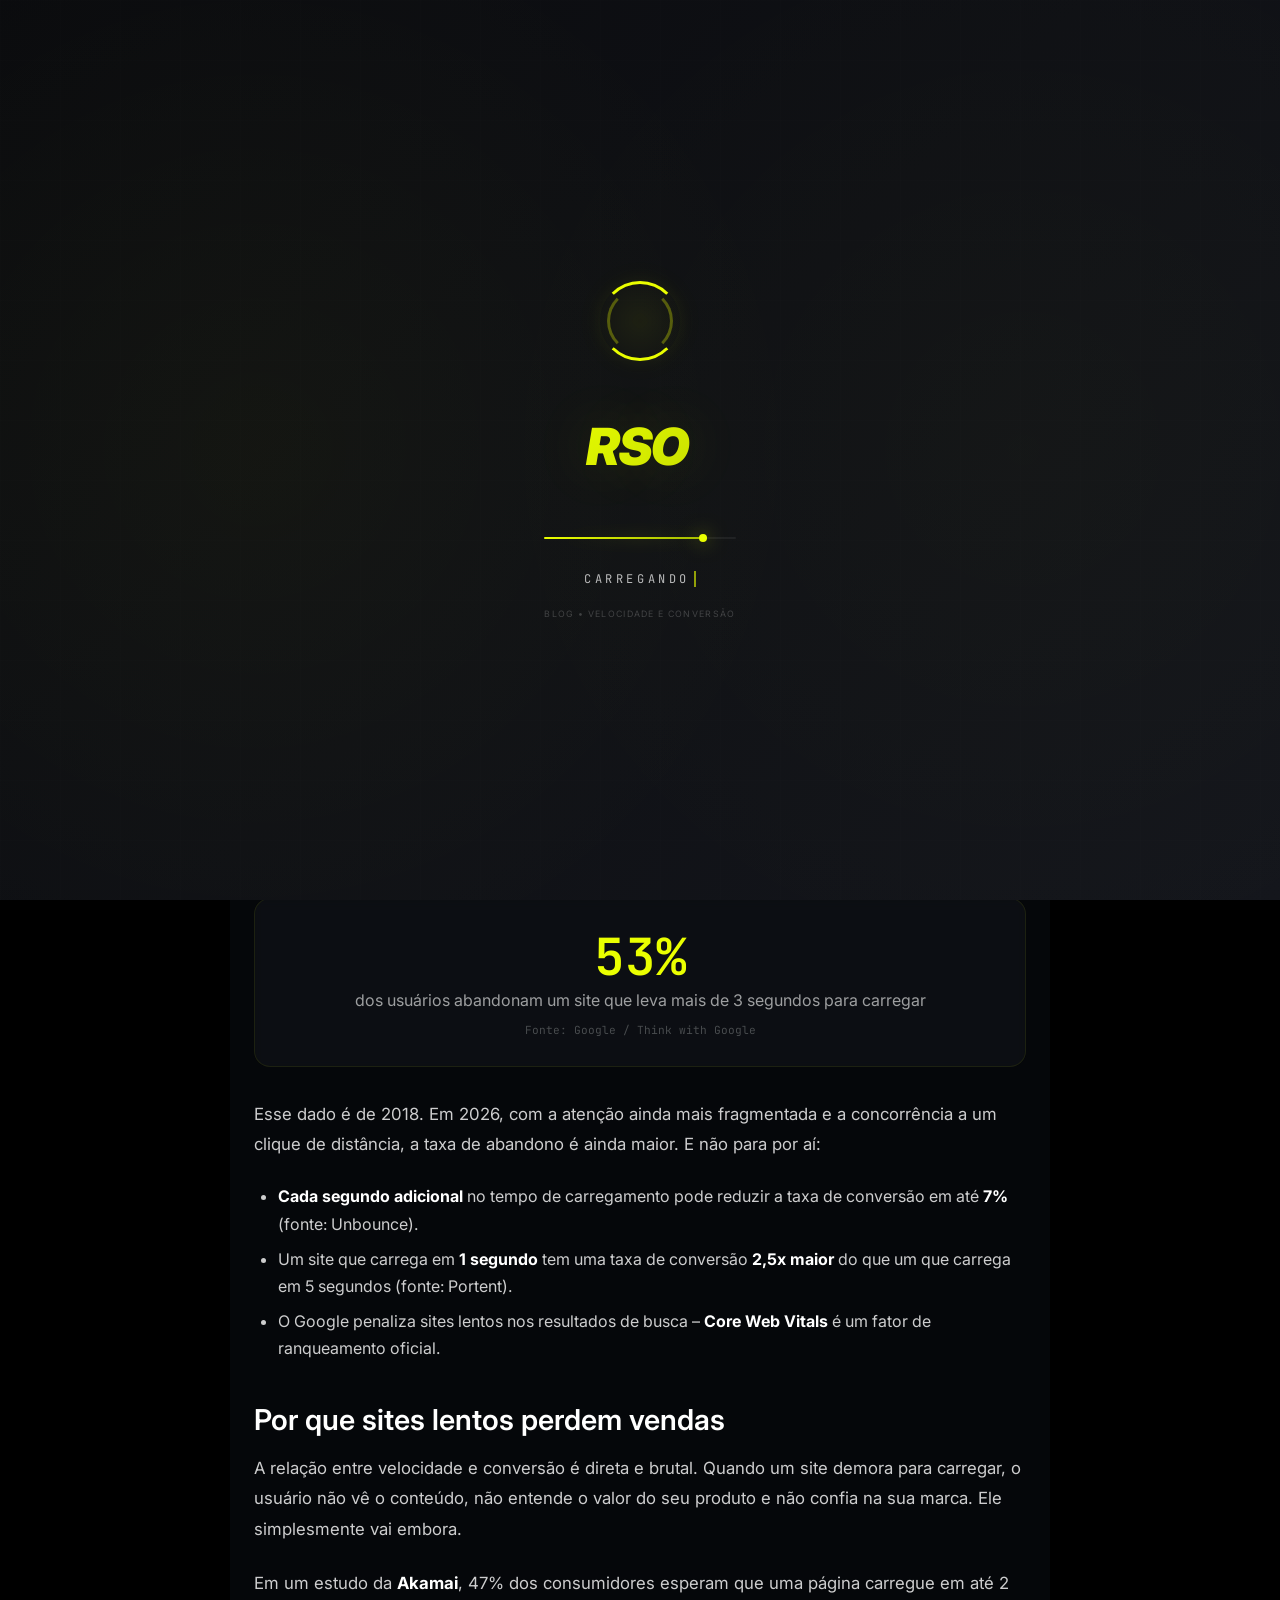
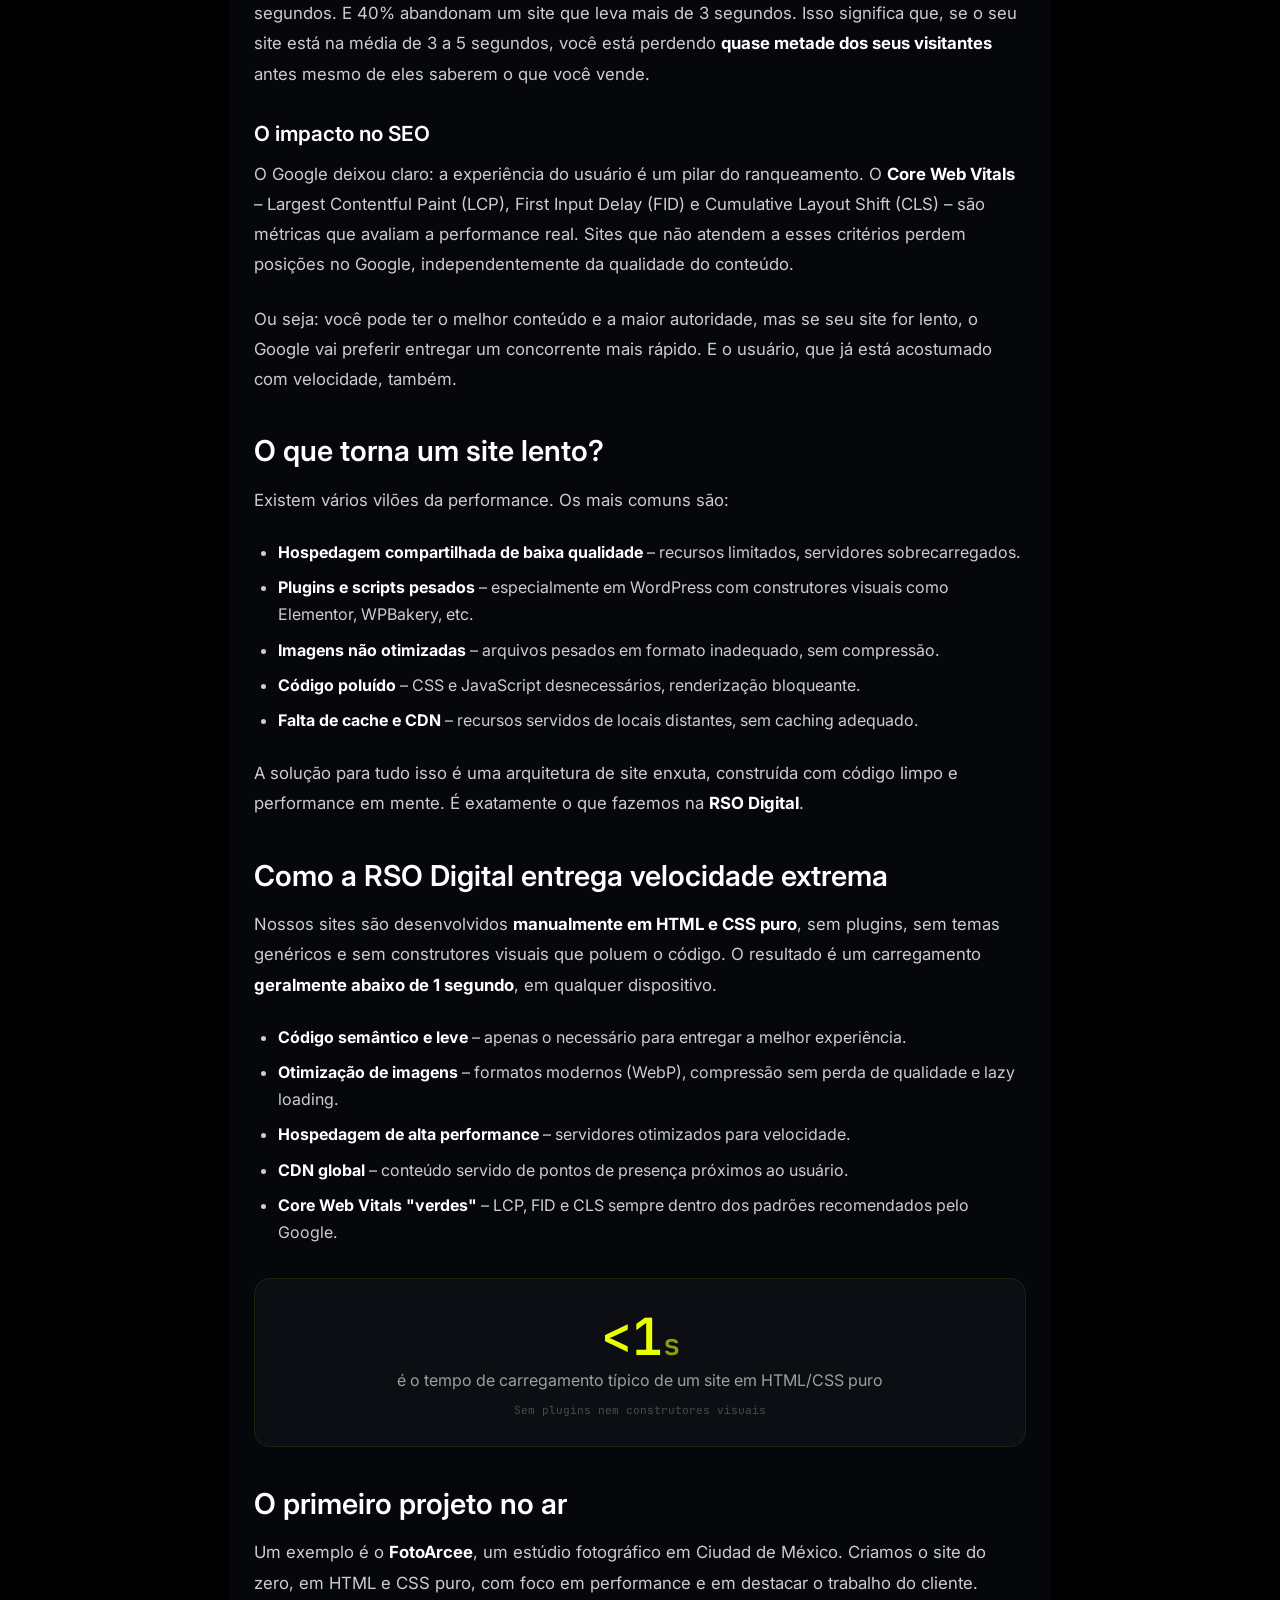
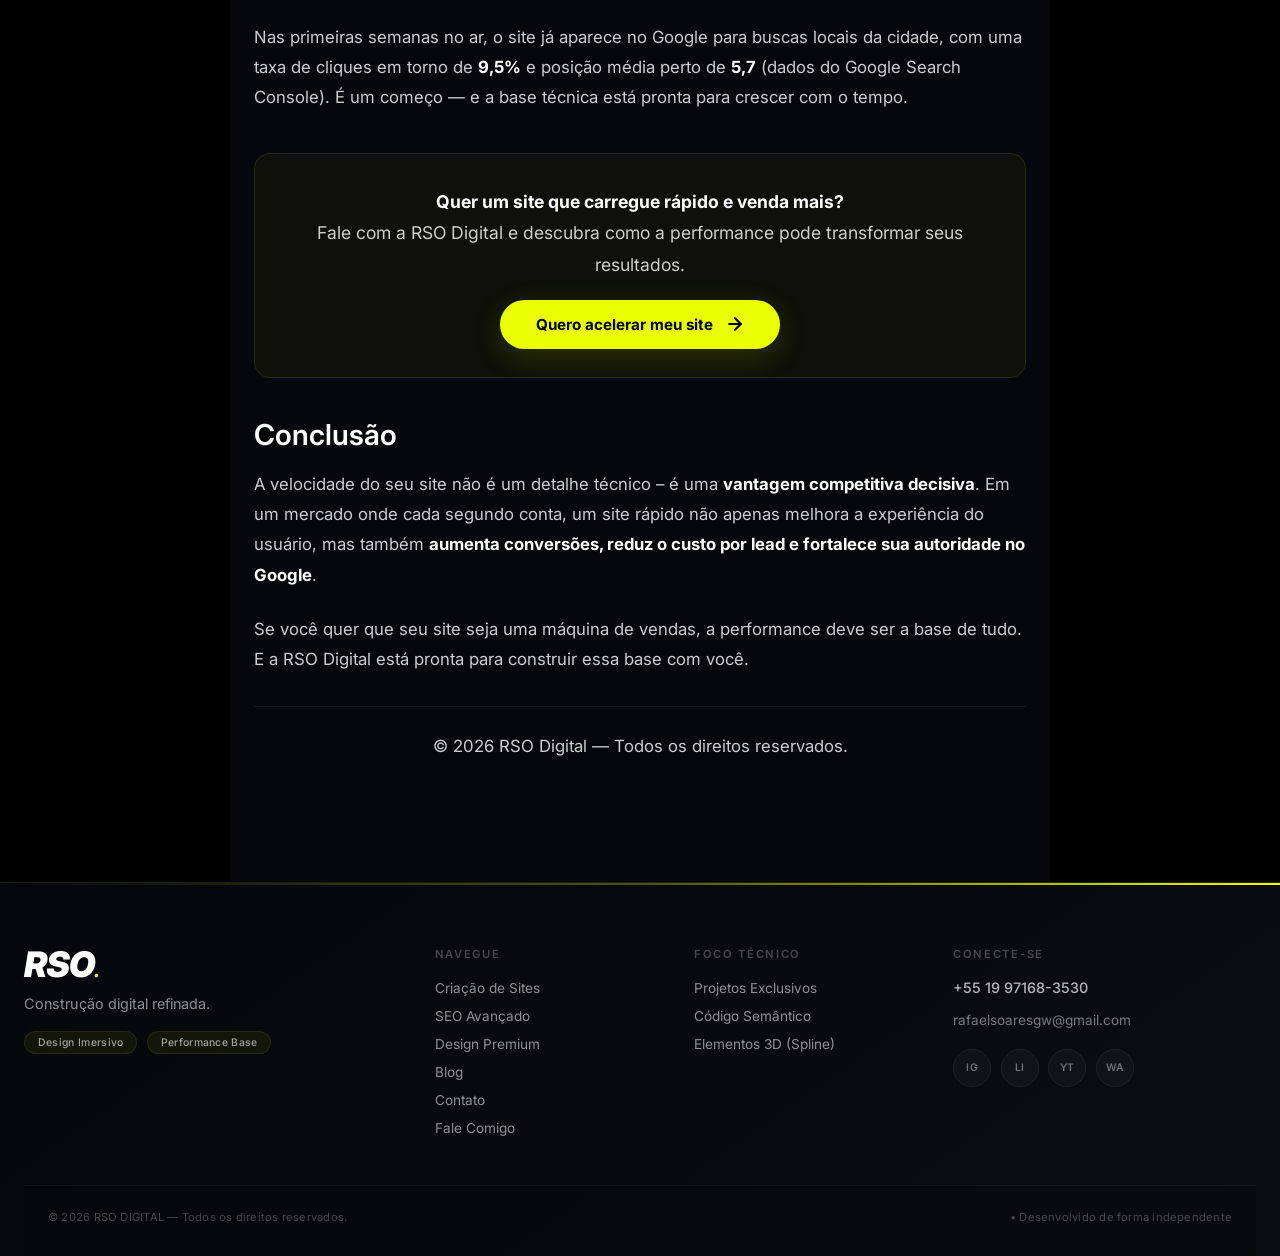
<file: blog/velocidade-site-vende-mais.html>
<!DOCTYPE html>
<html lang="pt-BR">
<head>
    <meta charset="UTF-8">
    <!-- Traducao automatica PT-BR -> ES-MX (Mexico e paises hispanicos) -->
    <script src="/i18n.js"></script>
    <meta name="viewport" content="width=device-width, initial-scale=1.0, viewport-fit=cover">

    <!-- ============================================================
         GOOGLE ANALYTICS 4 (INSTALADO MANUALMENTE)
         ID: G-GVPYXNP5EF
         ============================================================ -->
    <!-- Google tag (gtag.js) -->
    <script async src="https://www.googletagmanager.com/gtag/js?id=G-GVPYXNP5EF"></script>
    <script>
      window.dataLayer = window.dataLayer || [];
      function gtag(){dataLayer.push(arguments);}
      gtag('js', new Date());
      gtag('config', 'G-GVPYXNP5EF');
    </script>
    <!-- ============================================================ -->

    <title>Velocidade do Site Vende Mais | Performance e Conversão | RSO Digital</title>

    <meta name="description" content="Entenda como a velocidade de carregamento impacta diretamente suas vendas. Dados, estudos de caso e como otimizar seu site para converter mais.">
    <meta name="keywords" content="velocidade de site, performance web, Core Web Vitals, conversão, taxa de rejeição, otimização, carregamento rápido">
    <meta name="robots" content="index, follow, max-snippet:-1, max-image-preview:large, max-video-preview:-1">
    <meta name="author" content="RSO Digital">
    <meta name="theme-color" content="#0a0a0a">

    <link rel="canonical" href="https://rsomarketing.com/blog/velocidade-site-vende-mais.html">
    <link rel="icon" type="image/png" href="[data-uri]">
    <link rel="apple-touch-icon" href="[data-uri]">

    <link rel="stylesheet" href="/style.css">

    <link rel="preconnect" href="https://fonts.googleapis.com">
    <link rel="preconnect" href="https://fonts.gstatic.com" crossorigin>
    <link href="https://fonts.googleapis.com/css2?family=Inter:opsz,wght@14..32,300;14..32,400;14..32,500;14..32,600;14..32,700;14..32,800;14..32,900&display=swap" rel="stylesheet">
    <link href="https://fonts.googleapis.com/css2?family=JetBrains+Mono:wght@400;500&display=swap" rel="stylesheet">

    <style>
        .page-hero {
            position: relative;
            width: 100%;
            min-height: 50vh;
            display: flex;
            align-items: center;
            justify-content: center;
            text-align: center;
            background: radial-gradient(circle at 30% 30%, #0d1117 0%, #05070a 80%, #000 100%);
            overflow: hidden;
            padding: 8rem 2rem 4rem;
            border-bottom: 1px solid rgba(234, 255, 0, 0.08);
        }
        .page-hero .hero-content {
            position: relative;
            z-index: 2;
            max-width: 800px;
        }
        .page-hero .hero-title {
            font-size: clamp(2.2rem, 5vw, 3.6rem);
            font-weight: 700;
            line-height: 1.15;
            letter-spacing: -0.02em;
            margin-bottom: 1rem;
        }
        .page-hero .hero-title .highlight {
            color: #eaff00;
            font-style: italic;
        }
        .page-hero .hero-meta {
            font-family: 'JetBrains Mono', monospace;
            font-size: 0.7rem;
            letter-spacing: 0.08em;
            color: rgba(255,255,255,0.3);
            margin-bottom: 1.5rem;
        }
        .page-hero .hero-sub {
            font-size: clamp(1rem, 1.2vw, 1.15rem);
            color: rgba(255,255,255,0.7);
            max-width: 700px;
            margin: 0 auto;
            line-height: 1.7;
        }

        .blog-content {
            max-width: 820px;
            margin: 0 auto;
            padding: 4rem 1.5rem 6rem;
            background: #05070a;
        }
        .blog-content h2 {
            font-size: 1.8rem;
            font-weight: 600;
            margin-top: 2.5rem;
            margin-bottom: 1rem;
            color: #fff;
            line-height: 1.2;
        }
        .blog-content h3 {
            font-size: 1.3rem;
            font-weight: 600;
            margin-top: 2rem;
            margin-bottom: 0.8rem;
            color: #fff;
        }
        .blog-content p {
            font-size: 1.05rem;
            line-height: 1.8;
            color: rgba(255,255,255,0.8);
            margin-bottom: 1.5rem;
        }
        .blog-content strong {
            color: #fff;
        }
        .blog-content .highlight {
            color: #eaff00;
        }
        .blog-content ul {
            margin: 1rem 0 1.5rem 1.5rem;
            color: rgba(255,255,255,0.8);
            line-height: 1.7;
        }
        .blog-content li {
            margin-bottom: 0.5rem;
        }
        .blog-content .stat-box {
            background: rgba(18,20,26,0.6);
            border: 1px solid rgba(234,255,0,0.08);
            border-radius: 16px;
            padding: 2rem 2rem 1.8rem;
            margin: 2rem 0;
            text-align: center;
            backdrop-filter: blur(4px);
        }
        .blog-content .stat-box .number {
            font-family: 'JetBrains Mono', monospace;
            font-size: 3.2rem;
            color: #eaff00;
            font-weight: 600;
            line-height: 1;
        }
        .blog-content .stat-box .label {
            display: block;
            font-size: 1rem;
            color: rgba(255,255,255,0.6);
            margin-top: 0.5rem;
        }
        .blog-content .stat-box .source {
            font-size: 0.7rem;
            color: rgba(255,255,255,0.25);
            margin-top: 0.8rem;
            font-family: 'JetBrains Mono', monospace;
        }
        .blog-content .cta-inline {
            background: rgba(234,255,0,0.04);
            border: 1px solid rgba(234,255,0,0.1);
            border-radius: 16px;
            padding: 2rem 2rem 1.8rem;
            margin: 2.5rem 0;
            text-align: center;
        }
        .blog-content .cta-inline p {
            margin-bottom: 1.2rem;
            font-size: 1.1rem;
        }
        .blog-content .cta-inline .btn-cta {
            display: inline-flex;
            align-items: center;
            gap: 0.75rem;
            background: #eaff00;
            color: #000;
            padding: 0.9rem 2.2rem;
            border-radius: 48px;
            font-weight: 700;
            font-size: 0.95rem;
            text-decoration: none;
            transition: all 0.3s cubic-bezier(0.16,1,0.3,1);
            box-shadow: 0 8px 30px rgba(234,255,0,0.15);
        }
        .blog-content .cta-inline .btn-cta:hover {
            transform: scale(1.04);
            box-shadow: 0 12px 40px rgba(234,255,0,0.25);
            background: #d4e600;
        }
        .blog-content .cta-inline .btn-cta svg {
            width: 20px;
            height: 20px;
            transition: transform 0.3s ease;
        }
        .blog-content .cta-inline .btn-cta:hover svg {
            transform: translateX(4px);
        }

        .blog-content .last-updated {
            font-size: 0.85rem;
            color: rgba(255,255,255,0.3);
            border-top: 1px solid rgba(255,255,255,0.05);
            padding-top: 1.5rem;
            margin-top: 2rem;
            text-align: center;
        }

        @media (max-width: 768px) {
            .page-hero {
                padding: 6rem 1.5rem 3rem;
                min-height: 35vh;
            }
            .blog-content {
                padding: 2rem 1rem 4rem;
            }
            .blog-content h2 {
                font-size: 1.5rem;
            }
            .blog-content .stat-box .number {
                font-size: 2.4rem;
            }
            .blog-content .cta-inline {
                padding: 1.5rem 1.2rem;
            }
        }
    </style>

    <!-- ===== Open Graph / Redes sociais ===== -->
    <meta property="og:type" content="article">
    <meta property="og:site_name" content="RSO DIGITAL">
    <meta property="og:locale" content="pt_BR">
    <meta property="og:locale:alternate" content="es_MX">
    <meta property="og:url" content="https://rsomarketing.com/blog/velocidade-site-vende-mais.html">
    <meta property="og:title" content="Velocidade do Site Vende Mais | Performance e Conversão | RSO Digital">
    <meta property="og:description" content="Entenda como a velocidade de carregamento impacta diretamente suas vendas. Dados, estudos de caso e como otimizar seu site para converter mais.">
    <meta property="og:image" content="https://rsomarketing.com/assets/og-preview.jpg">
    <meta property="og:image:width" content="1200">
    <meta property="og:image:height" content="630">
    <meta property="og:image:alt" content="RSO DIGITAL — Criação de sites premium e SEO">
    <meta name="twitter:card" content="summary_large_image">
    <meta name="twitter:site" content="@rsodigital">
    <meta name="twitter:title" content="Velocidade do Site Vende Mais | Performance e Conversão | RSO Digital">
    <meta name="twitter:description" content="Entenda como a velocidade de carregamento impacta diretamente suas vendas. Dados, estudos de caso e como otimizar seu site para converter mais.">
    <meta name="twitter:image" content="https://rsomarketing.com/assets/og-preview.jpg">
    <!-- ===== Hreflang (auto-referência) ===== -->
    <link rel="alternate" hreflang="pt-BR" href="https://rsomarketing.com/blog/velocidade-site-vende-mais.html">
    <link rel="alternate" hreflang="x-default" href="https://rsomarketing.com/blog/velocidade-site-vende-mais.html">
    <link rel="sitemap" type="application/xml" href="/sitemap.xml">
    <script type="application/ld+json">
{
  "@context": "https://schema.org",
  "@graph": [
    {
      "@type": "BreadcrumbList",
      "itemListElement": [
        {
          "@type": "ListItem",
          "position": 1,
          "name": "Início",
          "item": "https://rsomarketing.com/"
        },
        {
          "@type": "ListItem",
          "position": 2,
          "name": "Blog",
          "item": "https://rsomarketing.com/blog/"
        },
        {
          "@type": "ListItem",
          "position": 3,
          "name": "Velocidade do site vende mais",
          "item": "https://rsomarketing.com/blog/velocidade-site-vende-mais.html"
        }
      ]
    },
    {
      "@type": "BlogPosting",
      "@id": "https://rsomarketing.com/blog/velocidade-site-vende-mais.html#article",
      "mainEntityOfPage": {
        "@type": "WebPage",
        "@id": "https://rsomarketing.com/blog/velocidade-site-vende-mais.html"
      },
      "headline": "Velocidade do site vende mais: por que performance define suas vendas",
      "description": "Entenda como a velocidade de carregamento impacta diretamente suas vendas. Dados, estudos de caso e como otimizar seu site para converter mais.",
      "image": "https://rsomarketing.com/assets/og-preview.jpg",
      "datePublished": "2026-07-03",
      "dateModified": "2026-07-31",
      "inLanguage": "pt-BR",
      "author": {
        "@type": "Person",
        "name": "Rafael Soares",
        "url": "https://rsomarketing.com/"
      },
      "publisher": {
        "@id": "https://rsomarketing.com/#organization"
      },
      "articleSection": "Performance e Conversão",
      "keywords": "velocidade de site, Core Web Vitals, performance web, conversão, SEO"
    }
  ]
}
    </script>

</head>
<body>

    <!-- ========== PRELOADER ========== -->
    <div id="preloader">
        <div class="preloader-inner">
            <div class="preloader-ring">
                <div class="ring"></div>
                <div class="ring-glow"></div>
            </div>
            <div class="preloader-logo">RSO</div>
            <div class="preloader-progress">
                <div class="progress-bar" id="progressBar"></div>
                <div class="progress-glow"></div>
            </div>
            <p class="preloader-text" id="preloaderText">CARREGANDO</p>
            <p class="preloader-sub">BLOG • VELOCIDADE E CONVERSÃO</p>
        </div>
    </div>

    <!-- ========== CURSOR ========== -->
    <div class="cursor-dot" id="cursorDot"></div>
    <div class="cursor-ring" id="cursorRing"></div>

    <!-- ========== NAVBAR ========== -->
    <header role="banner">
        <nav class="nav-container" aria-label="Navegação principal">
            <svg class="nav-shape" viewBox="0 0 757 56" preserveAspectRatio="none" fill="none" xmlns="http://www.w3.org/2000/svg">
                <path opacity="0.95" d="M0 0H756.5L718.104 49.4287C714.884 53.5746 709.929 56 704.679 56H54.0358C48.9485 56 44.1285 53.7217 40.8994 49.7906L0 0Z" fill="#181818"/>
            </svg>
            <div class="nav-content">
                <input type="checkbox" id="menu-toggle">
                <label for="menu-toggle" class="menu-btn">
                    <span></span><span></span><span></span>
                </label>
                <a href="/" class="logo">RSO DIGITAL</a>
                <div class="links">
    <a href="/criacao-de-sites.html">Criação de Sites</a>
    <a href="/seo-para-empresas.html">SEO</a>
    <a href="/design-premium.html">Design</a>
    <a href="/blog/velocidade-site-vende-mais.html">Blog</a>
    <a href="/contato.html" class="active">Contato</a>
</div>
                <a href="https://wa.me/5519971683530?text=Ol%C3%A1!%20Vim%20pelo%20blog%20sobre%20velocidade%20de%20site%20e%20quero%20saber%20mais." target="_blank" rel="noopener noreferrer" class="contact" onclick="gtag('event', 'whatsapp_click');">Falar com especialista →</a>
            </div>
        </nav>
    </header>

    <!-- ========== HERO ========== -->
    <section class="page-hero">
        <div class="hero-content">
            <div class="club-kicker" style="animation: fadeUp 0.9s cubic-bezier(0.2,0.8,0.2,1) forwards;">BLOG • PERFORMANCE</div>
            <h1 class="hero-title">
                Velocidade do site <span class="highlight">vende mais</span>
            </h1>
            <div class="hero-meta">Publicado em 3 de julho de 2026 • 6 min de leitura</div>
            <p class="hero-sub">
                Cada segundo a mais no carregamento do seu site pode custar vendas, credibilidade e posições no Google. Entenda por que a performance é o fator mais subestimado no sucesso digital.
            </p>
        </div>
    </section>

    <!-- ========== CONTEÚDO DO BLOG ========== -->
    <article class="blog-content">

        <p>
            Você já entrou em um site que demorou mais de 3 segundos para carregar? Provavelmente fechou a aba e foi procurar outro. Esse comportamento é quase automático hoje em dia. E não é à toa: <strong>a paciência do usuário moderno é menor do que nunca</strong>.
        </p>

        <p>
            A velocidade de carregamento de um site não é apenas uma questão técnica ou de experiência do usuário. É, acima de tudo, uma <strong>alavanca de conversão</strong>. Empresas que investem em performance veem seus resultados financeiros dispararem – enquanto concorrentes lentos perdem clientes antes mesmo de apresentarem sua proposta de valor.
        </p>

        <h2>O que dizem os números</h2>

        <div class="stat-box">
            <div class="number">53%</div>
            <span class="label">dos usuários abandonam um site que leva mais de 3 segundos para carregar</span>
            <div class="source">Fonte: Google / Think with Google</div>
        </div>

        <p>
            Esse dado é de 2018. Em 2026, com a atenção ainda mais fragmentada e a concorrência a um clique de distância, a taxa de abandono é ainda maior. E não para por aí:
        </p>

        <ul>
            <li><strong>Cada segundo adicional</strong> no tempo de carregamento pode reduzir a taxa de conversão em até <strong>7%</strong> (fonte: Unbounce).</li>
            <li>Um site que carrega em <strong>1 segundo</strong> tem uma taxa de conversão <strong>2,5x maior</strong> do que um que carrega em 5 segundos (fonte: Portent).</li>
            <li>O Google penaliza sites lentos nos resultados de busca – <strong>Core Web Vitals</strong> é um fator de ranqueamento oficial.</li>
        </ul>

        <h2>Por que sites lentos perdem vendas</h2>

        <p>
            A relação entre velocidade e conversão é direta e brutal. Quando um site demora para carregar, o usuário não vê o conteúdo, não entende o valor do seu produto e não confia na sua marca. Ele simplesmente vai embora.
        </p>

        <p>
            Em um estudo da <strong>Akamai</strong>, 47% dos consumidores esperam que uma página carregue em até 2 segundos. E 40% abandonam um site que leva mais de 3 segundos. Isso significa que, se o seu site está na média de 3 a 5 segundos, você está perdendo <strong>quase metade dos seus visitantes</strong> antes mesmo de eles saberem o que você vende.
        </p>

        <h3>O impacto no SEO</h3>

        <p>
            O Google deixou claro: a experiência do usuário é um pilar do ranqueamento. O <strong>Core Web Vitals</strong> – Largest Contentful Paint (LCP), First Input Delay (FID) e Cumulative Layout Shift (CLS) – são métricas que avaliam a performance real. Sites que não atendem a esses critérios perdem posições no Google, independentemente da qualidade do conteúdo.
        </p>

        <p>
            Ou seja: você pode ter o melhor conteúdo e a maior autoridade, mas se seu site for lento, o Google vai preferir entregar um concorrente mais rápido. E o usuário, que já está acostumado com velocidade, também.
        </p>

        <h2>O que torna um site lento?</h2>

        <p>
            Existem vários vilões da performance. Os mais comuns são:
        </p>

        <ul>
            <li><strong>Hospedagem compartilhada de baixa qualidade</strong> – recursos limitados, servidores sobrecarregados.</li>
            <li><strong>Plugins e scripts pesados</strong> – especialmente em WordPress com construtores visuais como Elementor, WPBakery, etc.</li>
            <li><strong>Imagens não otimizadas</strong> – arquivos pesados em formato inadequado, sem compressão.</li>
            <li><strong>Código poluído</strong> – CSS e JavaScript desnecessários, renderização bloqueante.</li>
            <li><strong>Falta de cache e CDN</strong> – recursos servidos de locais distantes, sem caching adequado.</li>
        </ul>

        <p>
            A solução para tudo isso é uma arquitetura de site enxuta, construída com código limpo e performance em mente. É exatamente o que fazemos na <strong>RSO Digital</strong>.
        </p>

        <h2>Como a RSO Digital entrega velocidade extrema</h2>

        <p>
            Nossos sites são desenvolvidos <strong>manualmente em HTML e CSS puro</strong>, sem plugins, sem temas genéricos e sem construtores visuais que poluem o código. O resultado é um carregamento <strong>geralmente abaixo de 1 segundo</strong>, em qualquer dispositivo.
        </p>

        <ul>
            <li><strong>Código semântico e leve</strong> – apenas o necessário para entregar a melhor experiência.</li>
            <li><strong>Otimização de imagens</strong> – formatos modernos (WebP), compressão sem perda de qualidade e lazy loading.</li>
            <li><strong>Hospedagem de alta performance</strong> – servidores otimizados para velocidade.</li>
            <li><strong>CDN global</strong> – conteúdo servido de pontos de presença próximos ao usuário.</li>
            <li><strong>Core Web Vitals "verdes"</strong> – LCP, FID e CLS sempre dentro dos padrões recomendados pelo Google.</li>
        </ul>

        <div class="stat-box">
            <div class="number">&lt;1<span style="font-size:1.8rem;color:rgba(234,255,0,0.6);">s</span></div>
            <span class="label">é o tempo de carregamento típico de um site em HTML/CSS puro</span>
            <div class="source">Sem plugins nem construtores visuais</div>
        </div>

        <h2>O primeiro projeto no ar</h2>

        <p>
            Um exemplo é o <strong>FotoArcee</strong>, um estúdio fotográfico em Ciudad de México. Criamos o site do zero, em HTML e CSS puro, com foco em performance e em destacar o trabalho do cliente.
        </p>

        <p>
            Nas primeiras semanas no ar, o site já aparece no Google para buscas locais da cidade, com uma taxa de cliques em torno de <strong>9,5%</strong> e posição média perto de <strong>5,7</strong> (dados do Google Search Console). É um começo — e a base técnica está pronta para crescer com o tempo.
        </p>

        <div class="cta-inline">
            <p>
                <strong>Quer um site que carregue rápido e venda mais?</strong><br>
                Fale com a RSO Digital e descubra como a performance pode transformar seus resultados.
            </p>
            <a href="https://wa.me/5519971683530?text=Ol%C3%A1!%20Quero%20um%20site%20r%C3%A1pido%20que%20venda%20e%20vim%20pelo%20blog." target="_blank" rel="noopener noreferrer" class="btn-cta" onclick="gtag('event', 'whatsapp_click');">
                Quero acelerar meu site
                <svg viewBox="0 0 24 24" fill="none" stroke="currentColor" stroke-width="2.5" stroke-linecap="round" stroke-linejoin="round">
                    <path d="M5 12h14"/>
                    <path d="M12 5l7 7-7 7"/>
                </svg>
            </a>
        </div>

        <h2>Conclusão</h2>

        <p>
            A velocidade do seu site não é um detalhe técnico – é uma <strong>vantagem competitiva decisiva</strong>. Em um mercado onde cada segundo conta, um site rápido não apenas melhora a experiência do usuário, mas também <strong>aumenta conversões, reduz o custo por lead e fortalece sua autoridade no Google</strong>.
        </p>

        <p>
            Se você quer que seu site seja uma máquina de vendas, a performance deve ser a base de tudo. E a RSO Digital está pronta para construir essa base com você.
        </p>

        <div class="last-updated">
            <p>© 2026 RSO Digital — Todos os direitos reservados.</p>
        </div>

    </article>

    <!-- ========== RODAPÉ ========== -->
    <footer class="footer-premium" role="contentinfo" aria-label="Rodapé — RSO Digital">
        <div class="footer-premium-inner">
            <div class="footer-col brand-col">
                <div class="footer-logo">RSO<span class="logo-dot">.</span></div>
                <p class="footer-tagline">Construção digital refinada.</p>
                <div class="footer-awards">
                    <span class="award-badge">Design Imersivo</span>
                    <span class="award-badge">Performance Base</span>
                </div>
            </div>

            <div class="footer-col">
                <h4 class="footer-heading">Navegue</h4>
                <ul class="footer-links">
                    <li><a href="/criacao-de-sites.html">Criação de Sites</a></li>
                    <li><a href="/seo-para-empresas.html">SEO Avançado</a></li>
                    <li><a href="/design-premium.html">Design Premium</a></li>
                    <li><a href="/blog/velocidade-site-vende-mais.html">Blog</a></li>
                    <li><a href="/contato.html">Contato</a></li>
                    <li><a href="https://wa.me/5519971683530" target="_blank" rel="noopener noreferrer" onclick="gtag('event', 'whatsapp_click');">Fale Comigo</a></li>
                </ul>
            </div>

            <div class="footer-col">
                <h4 class="footer-heading">Foco Técnico</h4>
                <ul class="footer-links">
                    <li><a href="/criacao-de-sites.html">Projetos Exclusivos</a></li>
                    <li><a href="#">Código Semântico</a></li>
                    <li><a href="#">Elementos 3D (Spline)</a></li>
                </ul>
            </div>

            <div class="footer-col contact-col">
                <h4 class="footer-heading">Conecte-se</h4>
                <p class="footer-phone">
                    <a href="https://wa.me/5519971683530" target="_blank" rel="noopener noreferrer" onclick="gtag('event', 'whatsapp_click');">+55 19 97168-3530</a>
                </p>
                <p class="footer-email">
                    <a href="mailto:rafaelsoaresgw@gmail.com">rafaelsoaresgw@gmail.com</a>
                </p>
                <div class="footer-social">
                    <a href="#" aria-label="Instagram" class="social-link">IG</a>
                    <a href="#" aria-label="LinkedIn" class="social-link">LI</a>
                    <a href="#" aria-label="YouTube" class="social-link">YT</a>
                    <a href="#" aria-label="WhatsApp" class="social-link">WA</a>
                </div>
            </div>
        </div>

        <div class="footer-bottom">
            <div class="footer-bottom-inner">
                <p>© 2026 RSO DIGITAL — Todos os direitos reservados.</p>
                <p class="footer-legal">• <a href="#">Desenvolvido de forma independente</a></p>
            </div>
        </div>
    </footer>

    <!-- ========== SCRIPTS ========== -->
    <script src="https://cdnjs.cloudflare.com/ajax/libs/gsap/3.12.5/gsap.min.js" defer></script>

    <script>
        // Preloader
        window.addEventListener('load', () => {
            const preloader = document.getElementById('preloader');
            const progressBar = document.getElementById('progressBar');
            const textElement = document.getElementById('preloaderText');
            const originalText = textElement.textContent;
            textElement.textContent = '';
            textElement.style.borderRight = '2px solid rgba(234, 255, 0, 0.6)';
            
            let progress = 0;
            let charIndex = 0;
            let isTypingDone = false;
            let preloaderHidden = false;

            function typeWriter() {
                if (charIndex < originalText.length) {
                    textElement.textContent += originalText.charAt(charIndex);
                    charIndex++;
                    setTimeout(typeWriter, 45);
                } else {
                    isTypingDone = true;
                }
            }
            typeWriter();

            const interval = setInterval(() => {
                progress += Math.random() * 10 + 5;
                if (progress > 100) progress = 100;
                progressBar.style.width = progress + '%';
                if (progress >= 100) {
                    clearInterval(interval);
                    const checkDone = setInterval(() => {
                        if (isTypingDone && !preloaderHidden) {
                            clearInterval(checkDone);
                            setTimeout(() => {
                                preloader.classList.add('hidden');
                                preloaderHidden = true;
                            }, 500);
                        }
                    }, 100);
                    setTimeout(() => {
                        if (!preloaderHidden) {
                            preloader.classList.add('hidden');
                            preloaderHidden = true;
                        }
                    }, 3000);
                }
            }, 180);

            setTimeout(() => {
                if (!preloaderHidden) {
                    preloader.classList.add('hidden');
                    preloaderHidden = true;
                }
            }, 5000);
        });

        // Cursor
        if (window.innerWidth > 768) {
            const dot = document.getElementById('cursorDot');
            const ring = document.getElementById('cursorRing');
            let mouseX = 0, mouseY = 0;
            let ringX = 0, ringY = 0;

            document.addEventListener('mousemove', (e) => {
                mouseX = e.clientX;
                mouseY = e.clientY;
                dot.style.left = mouseX + 'px';
                dot.style.top = mouseY + 'px';
            });

            function animateRing() {
                ringX += (mouseX - ringX) * 0.12;
                ringY += (mouseY - ringY) * 0.12;
                ring.style.left = ringX + 'px';
                ring.style.top = ringY + 'px';
                requestAnimationFrame(animateRing);
            }
            animateRing();

            const interactive = document.querySelectorAll('a, button, .back-home-link, .contact, .btn-cta');
            interactive.forEach(el => {
                el.addEventListener('mouseenter', () => {
                    ring.style.width = '56px';
                    ring.style.height = '56px';
                    ring.style.borderColor = 'rgba(234, 255, 0, 0.8)';
                    dot.style.width = '12px';
                    dot.style.height = '12px';
                    dot.style.background = '#eaff00';
                });
                el.addEventListener('mouseleave', () => {
                    ring.style.width = '36px';
                    ring.style.height = '36px';
                    ring.style.borderColor = 'rgba(234, 255, 0, 0.4)';
                    dot.style.width = '8px';
                    dot.style.height = '8px';
                    dot.style.background = '#eaff00';
                });
            });
        }

        // GSAP
        gsap.registerPlugin(ScrollTrigger);
        window.addEventListener('load', () => {
            gsap.fromTo('.page-hero .club-kicker', { opacity: 0, y: 30 }, { opacity: 1, y: 0, duration: 0.6, ease: 'power2.out' });
            gsap.fromTo('.page-hero .hero-title', { opacity: 0, y: 40 }, { opacity: 1, y: 0, duration: 0.8, ease: 'back.out(0.6)', delay: 0.1 });
            gsap.fromTo('.page-hero .hero-meta', { opacity: 0, y: 20 }, { opacity: 1, y: 0, duration: 0.5, delay: 0.2 });
            gsap.fromTo('.page-hero .hero-sub', { opacity: 0, y: 20 }, { opacity: 1, y: 0, duration: 0.5, delay: 0.3 });

            gsap.utils.toArray('.blog-content h2, .blog-content p, .blog-content ul, .stat-box, .cta-inline').forEach((el, i) => {
                gsap.fromTo(el, { opacity: 0, y: 25 }, {
                    opacity: 1, y: 0, duration: 0.6,
                    scrollTrigger: { trigger: el, start: 'top 90%' },
                    delay: i * 0.05
                });
            });
        });
    </script>

</body>
</html>
</file>
<file: style.css>
/* ==========================================
   REGISTER CUSTOM PROPERTY FOR ANGLE ANIMATION
   ========================================== */
@property --gradient-angle {
    syntax: "<angle>";
    initial-value: 0deg;
    inherits: false;
}

/* ==========================================
   RESET & GLOBAL BASE
   ========================================== */
* {
    margin: 0;
    padding: 0;
    box-sizing: border-box;
}

html {
    scroll-behavior: smooth;
}

body {
    font-family: "Inter", "Neue Plak", "Helvetica Neue", "Helvetica", "Arial", sans-serif;
    background: #000;
    color: #fff;
    overflow-x: hidden;
    -webkit-font-smoothing: antialiased;
    -moz-osx-font-smoothing: grayscale;
    cursor: none;
}

/* ==========================================
   SCROLL MARGIN PARA ÂNCORAS DO MENU
   ========================================== */
#solucoes,
#cases,
#engenharia {
    scroll-margin-top: 80px;
}

/* ==========================================
   CURSOR PERSONALIZADO
   ========================================== */
.cursor-dot {
    position: fixed;
    width: 8px;
    height: 8px;
    background: #eaff00;
    border-radius: 50%;
    pointer-events: none;
    z-index: 9999;
    transform: translate(-50%, -50%);
    transition: width 0.2s, height 0.2s, background 0.2s;
    mix-blend-mode: difference;
}

.cursor-ring {
    position: fixed;
    width: 36px;
    height: 36px;
    border: 1.5px solid rgba(234, 255, 0, 0.4);
    border-radius: 50%;
    pointer-events: none;
    z-index: 9998;
    transform: translate(-50%, -50%);
    transition: width 0.3s ease, height 0.3s ease, border-color 0.3s ease;
    mix-blend-mode: difference;
}

@media (max-width: 768px) {
    .cursor-dot,
    .cursor-ring {
        display: none;
    }
    body {
        cursor: auto;
    }
}

/* ==========================================
   PRELOADER ALTO PADRÃO
   ========================================== */
#preloader {
    position: fixed;
    inset: 0;
    z-index: 10000;
    background: #0a0b0e;
    display: flex;
    align-items: center;
    justify-content: center;
    transition: opacity 0.8s ease, visibility 0.8s ease;
    overflow: hidden;
}

#preloader::before {
    content: '';
    position: absolute;
    inset: 0;
    background:
        radial-gradient(circle at 20% 50%, rgba(234, 255, 0, 0.03) 0%, transparent 50%),
        radial-gradient(circle at 80% 50%, rgba(234, 255, 0, 0.02) 0%, transparent 50%),
        linear-gradient(135deg, #0a0b0e 0%, #14161c 100%);
    z-index: 0;
}

#preloader::after {
    content: '';
    position: absolute;
    inset: 0;
    background-image:
        linear-gradient(rgba(255, 255, 255, 0.02) 1px, transparent 1px),
        linear-gradient(90deg, rgba(255, 255, 255, 0.02) 1px, transparent 1px);
    background-size: 60px 60px;
    z-index: 0;
    opacity: 0.3;
}

#preloader.hidden {
    opacity: 0;
    visibility: hidden;
    pointer-events: none;
}

.preloader-inner {
    position: relative;
    z-index: 1;
    text-align: center;
    display: flex;
    flex-direction: column;
    align-items: center;
    gap: 1.8rem;
    max-width: 90%;
}

.preloader-ring {
    position: relative;
    width: 80px;
    height: 80px;
    display: flex;
    align-items: center;
    justify-content: center;
}

.ring {
    width: 80px;
    height: 80px;
    border-radius: 50%;
    border: 3px solid transparent;
    border-top-color: #eaff00;
    border-bottom-color: #eaff00;
    animation: spinRing 1.2s cubic-bezier(0.5, 0, 0.5, 1) infinite;
    position: relative;
    box-shadow: 0 0 30px rgba(234, 255, 0, 0.05);
}

.ring::before {
    content: '';
    position: absolute;
    inset: 4px;
    border-radius: 50%;
    border: 3px solid transparent;
    border-left-color: rgba(234, 255, 0, 0.3);
    border-right-color: rgba(234, 255, 0, 0.3);
    animation: spinRing 1.8s cubic-bezier(0.5, 0, 0.5, 1) infinite reverse;
}

.ring-glow {
    position: absolute;
    inset: -12px;
    border-radius: 50%;
    background: radial-gradient(circle, rgba(234, 255, 0, 0.06) 0%, transparent 70%);
    animation: pulseGlow 2s ease-in-out infinite;
    filter: blur(4px);
}

@keyframes spinRing {
    0% {
        transform: rotate(0deg);
    }
    100% {
        transform: rotate(360deg);
    }
}

@keyframes pulseGlow {
    0%,
    100% {
        transform: scale(0.95);
        opacity: 0.5;
    }
    50% {
        transform: scale(1.1);
        opacity: 1;
    }
}

.preloader-logo {
    font-size: 3.2rem;
    font-weight: 900;
    font-style: italic;
    letter-spacing: -0.04em;
    background: linear-gradient(135deg, #eaff00, #b0c800, #eaff00);
    background-size: 300% 300%;
    -webkit-background-clip: text;
    background-clip: text;
    -webkit-text-fill-color: transparent;
    animation: gradShift 3s ease-in-out infinite, pulseLogo 2.4s ease-in-out infinite;
    text-shadow: 0 0 60px rgba(234, 255, 0, 0.15);
    display: inline-block;
    line-height: 1;
    padding: 0.6em 0.45em 0.7em 0.3em;
    overflow: visible;
    transform: scale(1);
    box-decoration-break: clone;
    -webkit-box-decoration-break: clone;
}

@keyframes gradShift {
    0%,
    100% {
        background-position: 0% 50%;
    }
    50% {
        background-position: 100% 50%;
    }
}

@keyframes pulseLogo {
    0%,
    100% {
        transform: scale(1);
        opacity: 0.9;
    }
    50% {
        transform: scale(1.04);
        opacity: 1;
    }
}

.preloader-progress {
    position: relative;
    width: 240px;
    max-width: 80%;
    height: 2.5px;
    background: rgba(255, 255, 255, 0.06);
    border-radius: 4px;
    overflow: visible;
}

.progress-bar {
    width: 0%;
    height: 100%;
    background: linear-gradient(90deg, #eaff00, #a0b800, #eaff00);
    background-size: 200% 100%;
    border-radius: 4px;
    animation: shimmer 2s linear infinite;
    transition: width 0.25s ease;
    position: relative;
}

.progress-bar::after {
    content: '';
    position: absolute;
    right: 0;
    top: 50%;
    transform: translateY(-50%);
    width: 8px;
    height: 8px;
    background: #eaff00;
    border-radius: 50%;
    box-shadow: 0 0 20px rgba(234, 255, 0, 0.6);
}

.progress-glow {
    position: absolute;
    inset: -6px;
    background: radial-gradient(circle, rgba(234, 255, 0, 0.08) 0%, transparent 80%);
    border-radius: 4px;
    filter: blur(6px);
    opacity: 0.6;
}

@keyframes shimmer {
    0% {
        background-position: 0% 50%;
    }
    100% {
        background-position: 200% 50%;
    }
}

.preloader-text {
    font-family: 'JetBrains Mono', monospace;
    font-size: 0.75rem;
    letter-spacing: 0.3em;
    color: rgba(255, 255, 255, 0.7);
    text-transform: uppercase;
    margin-top: 0.2rem;
    min-height: 1.2em;
    border-right: 2px solid rgba(234, 255, 0, 0.6);
    padding-right: 4px;
    display: inline-block;
    animation: blinkCursor 0.8s step-end infinite;
}

@keyframes blinkCursor {
    0%,
    100% {
        border-color: rgba(234, 255, 0, 0.6);
    }
    50% {
        border-color: transparent;
    }
}

.preloader-sub {
    font-size: 0.55rem;
    letter-spacing: 0.15em;
    color: rgba(255, 255, 255, 0.2);
    text-transform: uppercase;
    font-weight: 400;
    margin-top: -0.5rem;
}

/* ==========================================
   NAVBAR (FIXO NO TOPO)
   ========================================== */
.nav-container {
    position: fixed;
    top: 0;
    left: 50%;
    transform: translateX(-50%);
    width: 757px;
    max-width: 90%;
    height: 56px;
    z-index: 1000;
}

.nav-shape {
    position: absolute;
    inset: 0;
    width: 100%;
    height: 100%;
}

.nav-content {
    position: relative;
    z-index: 2;
    height: 56px;
    display: flex;
    align-items: center;
    padding: 0 24px;
}

.logo {
    color: #fff;
    text-decoration: none;
    font-size: 20px;
    font-weight: 900;
    font-style: italic;
    margin-right: 30px;
    margin-left: 20px;
    letter-spacing: -0.02em;
}

.links {
    display: flex;
    align-items: center;
    gap: 16px;
    flex: 1;
}

.links a {
    color: #cbcbcb;
    text-decoration: none;
    font-size: 12px;
    font-weight: 500;
    transition: color 0.2s ease;
    white-space: nowrap;
    flex-shrink: 0;
}

.links a:hover {
    color: #fff;
}

.links .active {
    color: #fff;
}

.links .active::before {
    content: "↘";
    color: #c0c0c0;
    margin-right: 6px;
}

.contact {
    height: 34px;
    padding: 0 14px 0 10px;
    background: #eceeed;
    color: #111;
    text-decoration: none;
    display: flex;
    align-items: center;
    gap: 8px;
    font-size: 12px;
    font-weight: 600;
    clip-path: polygon(0 0, 100% 0, calc(100% - 12px) 100%, 0 100%);
    transition: background 0.2s;
}

.contact::before {
    content: "";
    width: 5px;
    height: 5px;
    background: #c0c0c0;
}

.contact:hover {
    background: #ffffff;
}

#menu-toggle,
.menu-btn {
    display: none;
}

@media (max-width: 1024px) and (min-width: 769px) {
    .links {
        gap: 10px;
    }
    .links a {
        font-size: 11px;
    }
    .logo {
        margin-right: 20px;
    }
    .contact {
        font-size: 11px;
        padding: 0 10px 0 8px;
    }
}

/* ==========================================
   HERO SECTION (FULLSCREEN VIDEO)
   ========================================== */
.hero {
    position: relative;
    width: 100%;
    height: 100vh;
    overflow: hidden;
    background: #000;
}

.hero-video {
    position: absolute;
    inset: 0;
    width: 100%;
    height: 100%;
    object-fit: cover;
    z-index: 1;
}

.hero::before {
    content: "";
    position: absolute;
    inset: 0;
    background: linear-gradient(to bottom, rgba(0, 0, 0, 0.5), rgba(0, 0, 0, 0.65));
    z-index: 2;
}

.hero-center {
    position: absolute;
    inset: 0;
    display: flex;
    justify-content: center;
    align-items: center;
    text-align: center;
    z-index: 10;
    padding: 0 20px;
    padding-top: 70px !important;
}

@media (max-width: 768px) {
    .hero-center {
        padding-top: 60px !important;
    }
}

.reference-hero {
    width: 100%;
    max-width: 1100px;
    display: flex;
    flex-direction: column;
    align-items: center;
}

.club-kicker {
    font-size: 12px;
    font-weight: 500;
    letter-spacing: 0.28em;
    text-transform: uppercase;
    color: #fff;
    margin-bottom: 16px;
    opacity: 0.95;
    margin-top: 0;
}

.hero-title {
    font-size: clamp(2.5rem, 6vw, 4.8rem);
    font-weight: 600;
    line-height: 1.1;
    letter-spacing: -0.02em;
    color: #fff;
    max-width: 18ch;
    margin: 0 auto 24px;
    word-break: keep-all;
}

.hero-copy {
    max-width: 70ch;
    margin: 0 auto 32px;
    font-size: clamp(0.95rem, 1.2vw, 1.15rem);
    line-height: 1.5;
    font-weight: 400;
    color: rgba(255, 255, 255, 0.9);
    padding: 0 12px;
}

.reference-hero>div[style*="display: flex"] {
    display: flex !important;
    flex-wrap: wrap !important;
    gap: 1rem !important;
    justify-content: center !important;
    margin-top: 3rem !important;
    font-size: 0.75rem !important;
    font-weight: 500 !important;
    color: rgba(255, 255, 255, 0.7) !important;
}

.reference-hero>div[style*="display: flex"] span {
    background: rgba(255, 255, 255, 0.08);
    backdrop-filter: blur(8px);
    padding: 0.4rem 1rem;
    border-radius: 40px;
    transition: all 0.2s ease;
    letter-spacing: 0.02em;
    border: 1px solid rgba(255, 255, 255, 0.05);
}

.reference-hero>div[style*="display: flex"] span:hover {
    background: rgba(234, 255, 0, 0.15);
    color: #eaff00;
    transform: translateY(-2px);
    border-color: rgba(234, 255, 0, 0.3);
}

@media (max-width: 550px) {
    .reference-hero>div[style*="display: flex"] {
        flex-direction: column !important;
        align-items: center !important;
        gap: 0.7rem !important;
    }
    .reference-hero>div[style*="display: flex"] span {
        width: fit-content;
    }
}

.shiny-cta {
    --font-sans: ui-sans-serif, system-ui, sans-serif;
    --font-body: "Inter", system-ui, sans-serif;
    --signal: #eaff00;
    --shiny-cta-bg: #0f0f12;
    --shiny-cta-bg-subtle: #2a2a2d;
    --shiny-cta-fg: #ffffff;
    --shiny-cta-highlight: var(--signal);
    --shiny-cta-highlight-subtle: #f0ff66;
    --animation: gradient-angle linear infinite;
    --duration: 5s;
    --transition: 0.35s cubic-bezier(0.2, 0.9, 0.4, 1.1);

    opacity: 1;
    appearance: button;
    box-sizing: border-box;
    margin: 0;
    border-radius: 48px !important;
    font: inherit;
    isolation: isolate;
    cursor: pointer;
    outline-offset: 4px;
    font-family: var(--font-body);
    letter-spacing: -0.005em;
    color: var(--shiny-cta-fg);

    --gradient-angle-offset: 0deg;
    --gradient-percent: 6%;
    --gradient-shine: var(--shiny-cta-highlight-subtle);

    background: linear-gradient(135deg, #18181c 0%, #0f0f12 100%) padding-box,
        conic-gradient(from calc(var(--gradient-angle) - var(--gradient-angle-offset)),
            transparent,
            var(--shiny-cta-highlight) var(--gradient-percent),
            var(--gradient-shine) calc(var(--gradient-percent) * 2),
            var(--shiny-cta-highlight) calc(var(--gradient-percent) * 3),
            transparent calc(var(--gradient-percent) * 4)) border-box;
    box-shadow: 0 8px 20px rgba(0, 0, 0, 0.3), inset 0 1px 0 rgba(255, 255, 255, 0.08);
    transition: var(--transition);
    border: 1px solid rgba(234, 255, 0, 0.3);
    justify-content: center;
    align-items: center;
    padding: 0.9rem 2rem;
    font-size: 1rem;
    font-weight: 600;
    line-height: 1.2;
    transition-property: --gradient-angle-offset, --gradient-percent, --gradient-shine, transform, box-shadow;
    display: inline-flex;
    position: relative;
    overflow: hidden;
    backdrop-filter: blur(4px);

    animation: var(--animation) var(--duration), var(--animation) calc(var(--duration) / 0.4) reverse paused;
    animation-composition: add;
}

.shiny-cta-link {
    text-decoration: none;
    display: inline-flex;
}

.shiny-cta span {
    position: relative;
    z-index: 2;
    display: flex;
    align-items: center;
    gap: 8px;
}

.shiny-cta span::after {
    content: "→";
    transition: transform 0.25s ease;
    display: inline-block;
}

.shiny-cta:hover span::after {
    transform: translateX(4px);
}

.shiny-cta:hover {
    --gradient-percent: 9%;
    --gradient-angle-offset: 25deg;
    --gradient-shine: #ffffff;
    transform: scale(1.02);
    box-shadow: 0 12px 28px rgba(0, 0, 0, 0.4), 0 0 0 1px rgba(234, 255, 0, 0.5);
    border-color: rgba(234, 255, 0, 0.6);
}

@keyframes gradient-angle {
    to {
        --gradient-angle: 360deg;
    }
}

.club-kicker,
.hero-title,
.hero-copy,
.shiny-cta {
    opacity: 0;
    transform: translateY(24px);
    animation: fadeUp 0.9s cubic-bezier(0.2, 0.8, 0.2, 1) forwards;
}

.hero-title {
    animation-delay: 0.15s;
}

.hero-copy {
    animation-delay: 0.3s;
}

.shiny-cta {
    animation: fadeUp 0.9s cubic-bezier(0.2, 0.8, 0.2, 1) 0.45s forwards,
        gradient-angle linear infinite var(--duration);
}

@keyframes fadeUp {
    to {
        opacity: 1;
        transform: translateY(0);
    }
}

/* ==========================================
   DASHBOARD RSO
   ========================================== */
.rso-dashboard {
    background: #05070a;
    padding: 4rem 2rem;
    max-width: 1400px;
    margin: 0 auto;
    position: relative;
}

.rso-dashboard::before {
    content: '';
    position: absolute;
    top: -80px;
    left: 0;
    width: 100%;
    height: 80px;
    background: linear-gradient(to bottom, transparent, #05070a);
    pointer-events: none;
    z-index: 1;
}

.rso-dashboard::after {
    content: '';
    position: absolute;
    bottom: -80px;
    left: 0;
    width: 100%;
    height: 80px;
    background: linear-gradient(to top, transparent, #05070a);
    pointer-events: none;
    z-index: 1;
}

.dashboard-grid {
    display: grid;
    grid-template-columns: 2fr 1fr;
    gap: 1.5rem;
}

.dashboard-block {
    border-radius: 1rem;
    overflow: hidden;
    transition: transform 0.2s ease;
}

.dashboard-block:hover {
    transform: translateY(-4px);
}

.card-dashboard {
    position: relative;
    height: 100%;
    min-height: 280px;
}

.card-bg {
    position: absolute;
    inset: 0;
}

.card-bg img {
    width: 100%;
    height: 100%;
    object-fit: cover;
}

.overlay-gradient {
    position: absolute;
    inset: 0;
    background: linear-gradient(to top, rgba(0, 0, 0, 0.85), rgba(0, 0, 0, 0.3));
}

.card-content {
    position: relative;
    z-index: 2;
    padding: 1.5rem;
    color: #fff;
    height: 100%;
    display: flex;
    flex-direction: column;
    justify-content: flex-end;
}

.about-block {
    grid-row: span 2;
}

.about-block .card-content {
    justify-content: flex-end;
}

.about-block h2 {
    font-size: 2.8rem;
    font-weight: 700;
    margin-bottom: 0.75rem;
}

.about-block p {
    font-size: 0.9rem;
    line-height: 1.4;
    max-width: 90%;
    opacity: 0.9;
}

.card-icon {
    position: absolute;
    top: 1rem;
    right: 1rem;
    font-size: 1.5rem;
    background: rgba(0, 0, 0, 0.5);
    width: 2rem;
    height: 2rem;
    display: flex;
    align-items: center;
    justify-content: center;
    border-radius: 0.5rem;
}

.social-weather-vanguard {
    background: linear-gradient(135deg, #0d0f12 0%, #07080a 100%);
    border: 1px solid rgba(255, 255, 255, 0.06);
    padding: 1.5rem;
    display: flex;
    flex-direction: column;
    justify-content: space-between;
    font-family: 'JetBrains Mono', monospace;
    position: relative;
    overflow: hidden;
    min-height: 280px;
    border-radius: 1rem;
}

.social-weather-vanguard::after {
    content: "";
    position: absolute;
    inset: 0;
    background: linear-gradient(rgba(18, 16, 16, 0) 50%, rgba(0, 0, 0, 0.25) 50%), linear-gradient(90deg, rgba(255, 0, 0, 0.06), rgba(0, 255, 0, 0.02), rgba(0, 0, 255, 0.06));
    background-size: 100% 4px, 6px 100%;
    pointer-events: none;
    opacity: 0.4;
}

.vanguard-header {
    display: flex;
    justify-content: space-between;
    align-items: center;
    border-bottom: 1px solid rgba(255, 255, 255, 0.08);
    padding-bottom: 0.75rem;
    margin-bottom: 1rem;
}

.live-status {
    display: flex;
    align-items: center;
    gap: 0.5rem;
}

.pulse-dot {
    width: 6px;
    height: 6px;
    background-color: #eaff00;
    border-radius: 50%;
    box-shadow: 0 0 8px #eaff00;
    animation: statusPulse 2s infinite ease-in-out;
}

.status-text {
    font-size: 0.65rem;
    letter-spacing: 0.15em;
    color: rgba(255, 255, 255, 0.6);
    font-weight: 500;
}

.vanguard-index {
    font-size: 0.65rem;
    color: rgba(255, 255, 255, 0.3);
}

.vanguard-body {
    display: flex;
    flex-direction: column;
    gap: 1.2rem;
    flex: 1;
    justify-content: center;
}

.vanguard-row {
    display: flex;
    flex-direction: column;
    gap: 0.25rem;
    border-bottom: 1px solid rgba(255, 255, 255, 0.04);
    padding-bottom: 0.5rem;
}

.row-label {
    font-size: 0.6rem;
    letter-spacing: 0.1em;
    color: rgba(255, 255, 255, 0.4);
    text-transform: uppercase;
}

.row-value {
    font-size: 1rem;
    color: #fff;
    font-weight: 400;
    letter-spacing: -0.01em;
}

.row-value.numeric {
    font-size: 1.3rem;
    color: #eaff00;
    font-weight: 500;
}

.vanguard-weather-grid {
    display: grid;
    grid-template-columns: 1fr auto;
    align-items: center;
    gap: 1rem;
    background: rgba(255, 255, 255, 0.02);
    padding: 0.75rem;
    border-radius: 4px;
    border: 1px solid rgba(255, 255, 255, 0.03);
}

.weather-meta {
    display: flex;
    flex-direction: column;
    gap: 0.2rem;
}

.weather-display {
    display: flex;
    align-items: baseline;
    gap: 0.1rem;
    position: relative;
}

.vanguard-temp {
    font-size: 2.4rem;
    font-weight: 400;
    letter-spacing: -0.05em;
    color: #fff;
    line-height: 1;
}

.vanguard-unit {
    font-size: 1rem;
    color: rgba(255, 255, 255, 0.4);
    font-weight: 300;
    position: relative;
    top: -12px;
}

.vanguard-icon-anim {
    font-size: 1.5rem;
    margin-left: 0.5rem;
    filter: drop-shadow(0 0 8px rgba(255, 255, 255, 0.2));
    animation: floatIcon 4s infinite ease-in-out;
}

@keyframes statusPulse {
    0%,
    100% {
        opacity: 0.3;
        transform: scale(0.9);
    }
    50% {
        opacity: 1;
        transform: scale(1.1);
        box-shadow: 0 0 12px #eaff00;
    }
}

@keyframes floatIcon {
    0%,
    100% {
        transform: translateY(0) rotate(0deg);
    }
    50% {
        transform: translateY(-4px) rotate(4deg);
    }
}

@media (max-width: 768px) {
    .social-weather-vanguard {
        min-height: auto;
        padding: 1.25rem;
    }
    .vanguard-temp {
        font-size: 2rem;
    }
}

.event-header {
    display: flex;
    justify-content: space-between;
    margin-bottom: 0.5rem;
}

.event-tag {
    font-size: 0.7rem;
    text-transform: uppercase;
    letter-spacing: 1px;
    background: #eaff00;
    color: #000;
    padding: 0.2rem 0.6rem;
    border-radius: 20px;
}

.event-icon {
    font-size: 1rem;
}

.event-content h3 {
    font-size: 1.3rem;
    margin-bottom: 0.25rem;
}

.event-date {
    font-size: 0.7rem;
    opacity: 0.7;
    margin-bottom: 0.5rem;
}

.event-desc {
    font-size: 0.8rem;
    margin-bottom: 1rem;
}

.btn-event {
    display: inline-block;
    background: rgba(255, 255, 255, 0.15);
    backdrop-filter: blur(4px);
    padding: 0.4rem 1rem;
    border-radius: 30px;
    font-size: 0.8rem;
    color: #fff;
    text-decoration: none;
    width: fit-content;
    transition: background 0.2s;
}

.btn-event:hover {
    background: #eaff00;
    color: #000;
}

.service-block {
    grid-column: span 1;
}

.service-content {
    justify-content: flex-end;
    align-items: flex-start;
}

.service-content h3 {
    font-size: 1.6rem;
    font-weight: 600;
    margin-bottom: 0.5rem;
}

.arrow-link {
    font-size: 1.8rem;
    text-decoration: none;
    color: #fff;
    transition: transform 0.2s;
    display: inline-block;
}

.arrow-link:hover {
    transform: translate(5px, -5px);
    color: #eaff00;
}

/* ==========================================
   SEÇÃO: PERFORMANCE & CONVERSÃO (PREMIUM)
   ========================================== */
.performance-section {
    background: radial-gradient(circle at 30% 20%, #0d1117 0%, #05070a 60%, #000000 100%);
    padding: 5rem 1.5rem 8rem;
    position: relative;
    overflow: hidden;
    border-top: 1px solid rgba(234, 255, 0, 0.06);
    border-bottom: none;
}

.performance-section::after {
    content: '';
    position: absolute;
    bottom: -2px;
    left: 0;
    width: 100%;
    height: 180px;
    background: linear-gradient(to bottom, transparent 0%, #05070a 100%);
    pointer-events: none;
    z-index: 3;
}

.performance-section::before {
    content: '';
    position: absolute;
    top: -40%;
    right: -20%;
    width: 70%;
    height: 80%;
    background: radial-gradient(circle, rgba(234, 255, 0, 0.03) 0%, transparent 70%);
    pointer-events: none;
    z-index: 0;
}

.performance-container {
    max-width: 1280px;
    margin: 0 auto;
    position: relative;
    z-index: 2;
}

.perf-header {
    text-align: center;
    margin-bottom: 3.5rem;
}

.perf-header-top {
    display: flex;
    align-items: center;
    justify-content: center;
    gap: 1.2rem;
    margin-bottom: 1.2rem;
}

.perf-badge {
    font-family: 'JetBrains Mono', monospace;
    font-size: 0.65rem;
    letter-spacing: 0.2em;
    text-transform: uppercase;
    color: #eaff00;
    background: rgba(234, 255, 0, 0.07);
    border: 1px solid rgba(234, 255, 0, 0.12);
    padding: 0.35rem 1.2rem;
    border-radius: 40px;
    white-space: nowrap;
}

.perf-badge-line {
    flex: 0 0 40px;
    height: 1px;
    background: linear-gradient(90deg, rgba(234, 255, 0, 0.3), transparent);
}

.perf-title {
    font-size: clamp(2rem, 4vw, 3.2rem);
    font-weight: 600;
    letter-spacing: -0.02em;
    line-height: 1.15;
    color: #fff;
    margin-bottom: 1rem;
}

.perf-title .highlight {
    color: #eaff00;
    font-style: italic;
}

.perf-subtitle {
    font-size: 1rem;
    line-height: 1.6;
    color: rgba(255, 255, 255, 0.55);
    max-width: 700px;
    margin: 0 auto 1.5rem;
}

.perf-divider {
    display: flex;
    align-items: center;
    justify-content: center;
    gap: 0.6rem;
}

.perf-divider span {
    display: block;
    height: 2px;
    border-radius: 2px;
    background: rgba(234, 255, 0, 0.08);
}

.perf-divider span:nth-child(1) {
    width: 30px;
}
.perf-divider span:nth-child(2) {
    width: 60px;
    background: rgba(234, 255, 0, 0.2);
}
.perf-divider span:nth-child(3) {
    width: 30px;
}

.hide-mobile {
    display: inline;
}

.performance-grid {
    display: grid;
    grid-template-columns: repeat(4, 1fr);
    gap: 1.5rem;
    margin-bottom: 3.5rem;
}

.perf-card {
    background: rgba(18, 20, 26, 0.7);
    backdrop-filter: blur(8px);
    border: 1px solid rgba(255, 255, 255, 0.05);
    border-radius: 16px;
    padding: 1.8rem 1.5rem 1.2rem;
    position: relative;
    transition: all 0.3s cubic-bezier(0.16, 1, 0.3, 1);
    box-shadow: 0 4px 24px rgba(0, 0, 0, 0.3);
    overflow: hidden;
    display: flex;
    flex-direction: column;
}

.perf-card:hover {
    transform: translateY(-6px);
    border-color: rgba(234, 255, 0, 0.2);
    box-shadow: 0 12px 40px rgba(0, 0, 0, 0.5);
}

.perf-card-glow {
    position: absolute;
    inset: 0;
    background: radial-gradient(circle at top left, rgba(234, 255, 0, 0.04), transparent 60%);
    opacity: 0;
    transition: opacity 0.4s ease;
    pointer-events: none;
    border-radius: 16px;
}

.perf-card:hover .perf-card-glow {
    opacity: 1;
}

.perf-card-border {
    position: absolute;
    inset: 1px;
    border-radius: 14px;
    border: 1px solid rgba(255, 255, 255, 0.03);
    pointer-events: none;
}

.perf-card-header {
    display: flex;
    align-items: center;
    justify-content: space-between;
    margin-bottom: 1rem;
}

.perf-card-header .perf-icon-svg {
    width: 28px;
    height: 28px;
    color: rgba(255, 255, 255, 0.5);
    transition: color 0.3s ease;
    flex-shrink: 0;
}

.perf-card:hover .perf-icon-svg {
    color: #eaff00;
}

.perf-card-tag {
    font-family: 'JetBrains Mono', monospace;
    font-size: 0.55rem;
    letter-spacing: 0.12em;
    text-transform: uppercase;
    color: rgba(255, 255, 255, 0.25);
    background: rgba(255, 255, 255, 0.04);
    padding: 0.15rem 0.6rem;
    border-radius: 20px;
    border: 1px solid rgba(255, 255, 255, 0.04);
}

.perf-card-footer-line {
    width: 100%;
    height: 1px;
    background: linear-gradient(90deg, rgba(234, 255, 0, 0.06), transparent);
    margin-top: 1.2rem;
    opacity: 0.5;
}

.stat-card {
    justify-content: center;
    align-items: center;
    text-align: center;
    background: linear-gradient(145deg, rgba(234, 255, 0, 0.04) 0%, rgba(18, 20, 26, 0.8) 100%);
    border-color: rgba(234, 255, 0, 0.1);
}

.stat-card .perf-card-header {
    width: 100%;
    justify-content: center;
    gap: 1rem;
}

.stat-card .perf-icon-svg {
    color: rgba(234, 255, 0, 0.6);
}

.stat-number {
    font-family: 'JetBrains Mono', monospace;
    font-size: 4.2rem;
    font-weight: 700;
    color: #eaff00;
    line-height: 1;
    text-shadow: 0 0 30px rgba(234, 255, 0, 0.15);
    margin-bottom: 0.8rem;
}

.stat-label {
    font-size: 0.85rem;
    color: rgba(255, 255, 255, 0.7);
    line-height: 1.5;
}

.stat-label strong {
    color: #fff;
}

.stat-source {
    font-size: 0.55rem;
    color: rgba(255, 255, 255, 0.2);
    margin-top: 0.8rem;
    font-family: 'JetBrains Mono', monospace;
    letter-spacing: 0.05em;
}

.perf-card-title {
    font-size: 1.2rem;
    font-weight: 600;
    color: #fff;
    margin-bottom: 0.8rem;
    line-height: 1.3;
}

.perf-card-title .highlight {
    color: #eaff00;
}

.perf-card-desc {
    font-size: 0.9rem;
    line-height: 1.6;
    color: rgba(255, 255, 255, 0.65);
    flex-grow: 1;
}

.perf-card-desc strong {
    color: #fff;
}

.perf-benefits {
    list-style: none;
    padding: 0;
    margin: 0;
    display: flex;
    flex-direction: column;
    gap: 0.8rem;
    flex-grow: 1;
}

.perf-benefits li {
    display: flex;
    align-items: flex-start;
    gap: 0.7rem;
    font-size: 0.85rem;
    line-height: 1.4;
    color: rgba(255, 255, 255, 0.7);
}

.perf-benefits li .benefit-icon {
    color: #eaff00;
    font-size: 0.7rem;
    margin-top: 0.2rem;
    opacity: 0.6;
    flex-shrink: 0;
}

.perf-benefits li strong {
    color: #fff;
}

.perf-benefits li .benefit-desc {
    font-size: 0.75rem;
    color: rgba(255, 255, 255, 0.4);
}

.performance-callout {
    background: rgba(18, 20, 26, 0.5);
    backdrop-filter: blur(6px);
    border: 1px solid rgba(255, 255, 255, 0.05);
    border-radius: 20px;
    padding: 2.5rem 3rem;
    position: relative;
    overflow: hidden;
}

.performance-callout::before {
    content: '';
    position: absolute;
    inset: 0;
    background: radial-gradient(circle at 50% 50%, rgba(234, 255, 0, 0.03) 0%, transparent 70%);
    pointer-events: none;
}

.callout-grid {
    display: grid;
    grid-template-columns: 1.2fr 1fr;
    gap: 2.5rem;
    align-items: center;
    position: relative;
    z-index: 1;
}

.callout-left {
    display: flex;
    flex-direction: column;
    gap: 0.5rem;
}

.callout-badge {
    display: inline-flex;
    align-items: center;
    gap: 6px;
    font-family: 'JetBrains Mono', monospace;
    font-size: 0.6rem;
    letter-spacing: 0.15em;
    text-transform: uppercase;
    color: rgba(234, 255, 0, 0.5);
    background: rgba(234, 255, 0, 0.05);
    padding: 0.2rem 0.8rem;
    border-radius: 20px;
    border: 1px solid rgba(234, 255, 0, 0.06);
    width: fit-content;
}

.callout-icon-svg {
    color: #eaff00;
    display: inline-block;
    vertical-align: middle;
    margin-right: 4px;
}

.callout-text {
    font-size: 1.15rem;
    line-height: 1.6;
    color: rgba(255, 255, 255, 0.8);
    margin: 0;
}

.callout-text strong {
    color: #fff;
}

.callout-text-small {
    font-size: 0.9rem;
    color: rgba(255, 255, 255, 0.4);
    margin: 0;
}

.callout-right {
    display: flex;
    flex-direction: column;
    gap: 1.2rem;
    align-items: flex-end;
}

.callout-cta-group {
    display: flex;
    flex-wrap: wrap;
    justify-content: flex-end;
    gap: 0.8rem;
    width: 100%;
}

.callout-btn {
    display: inline-flex;
    align-items: center;
    justify-content: center;
    gap: 0.6rem;
    padding: 0.8rem 1.8rem;
    border-radius: 48px;
    font-weight: 600;
    font-size: 0.9rem;
    text-decoration: none;
    transition: all 0.3s cubic-bezier(0.16, 1, 0.3, 1);
    font-family: 'Inter', sans-serif;
}

.callout-btn.primary {
    background: #eaff00;
    color: #000;
    border: none;
    box-shadow: 0 4px 20px rgba(234, 255, 0, 0.2);
}

.callout-btn.primary:hover {
    transform: scale(1.04);
    box-shadow: 0 8px 32px rgba(234, 255, 0, 0.3);
    background: #d4e600;
}

.callout-btn.primary svg {
    transition: transform 0.3s ease;
}

.callout-btn.primary:hover svg {
    transform: translateX(4px);
}

.callout-btn.secondary {
    background: rgba(255, 255, 255, 0.04);
    color: #fff;
    border: 1px solid rgba(255, 255, 255, 0.08);
}

.callout-btn.secondary:hover {
    background: rgba(255, 255, 255, 0.1);
    border-color: rgba(234, 255, 0, 0.3);
    transform: scale(1.04);
}

.callout-tags {
    display: flex;
    flex-wrap: wrap;
    justify-content: flex-end;
    gap: 0.6rem 1.2rem;
}

.callout-tags span {
    font-size: 0.7rem;
    color: rgba(255, 255, 255, 0.3);
    font-weight: 400;
    letter-spacing: 0.03em;
    padding: 0.15rem 0;
    border-bottom: 1px solid rgba(255, 255, 255, 0.04);
}

@media (max-width: 1024px) {
    .performance-section {
        padding: 4rem 1.5rem 6rem !important;
    }

    .performance-grid {
        grid-template-columns: repeat(2, 1fr) !important;
        gap: 1.2rem !important;
    }

    .stat-card {
        grid-column: span 2 !important;
    }

    .callout-grid {
        grid-template-columns: 1fr !important;
        gap: 1.5rem !important;
        text-align: center !important;
    }

    .callout-right {
        align-items: center !important;
    }

    .callout-cta-group {
        justify-content: center !important;
        flex-direction: column !important;
        align-items: stretch !important;
    }

    .callout-btn {
        width: 100% !important;
        justify-content: center !important;
    }

    .callout-tags {
        justify-content: center !important;
        flex-wrap: wrap !important;
    }

    .perf-header-top {
        flex-direction: column !important;
        gap: 0.6rem !important;
    }

    .perf-badge-line {
        display: none !important;
    }

    .hide-mobile {
        display: inline !important;
    }
}

@media (max-width: 768px) {
    .performance-section {
        padding: 2.5rem 1rem 5rem !important;
    }

    .performance-container {
        padding: 0 0.5rem !important;
    }

    .performance-grid {
        grid-template-columns: 1fr !important;
        gap: 1rem !important;
    }

    .stat-card {
        grid-column: span 1 !important;
    }

    .stat-number {
        font-size: 3.2rem !important;
    }

    .perf-card {
        padding: 1.5rem 1.2rem 1rem !important;
    }

    .perf-card-header .perf-icon-svg {
        width: 24px !important;
        height: 24px !important;
    }

    .perf-card-tag {
        font-size: 0.5rem !important;
        padding: 0.1rem 0.5rem !important;
    }

    .perf-title {
        font-size: 1.8rem !important;
    }

    .perf-subtitle {
        font-size: 0.9rem !important;
        padding: 0 0.5rem !important;
    }

    .perf-divider span:nth-child(1),
    .perf-divider span:nth-child(3) {
        width: 20px !important;
    }
    .perf-divider span:nth-child(2) {
        width: 40px !important;
    }

    .performance-callout {
        padding: 1.8rem 1.2rem !important;
        margin: 0 0.5rem !important;
    }

    .callout-text {
        font-size: 1rem !important;
    }

    .callout-btn {
        padding: 0.8rem 1.5rem !important;
        font-size: 0.85rem !important;
        width: 100% !important;
        justify-content: center !important;
    }

    .callout-cta-group {
        flex-direction: column !important;
        align-items: stretch !important;
        gap: 0.8rem !important;
    }

    .callout-tags {
        flex-direction: column !important;
        align-items: center !important;
        gap: 0.4rem !important;
    }

    .callout-tags span {
        font-size: 0.65rem !important;
    }

    .hide-mobile {
        display: none !important;
    }

    .perf-benefits li {
        font-size: 0.8rem !important;
        gap: 0.5rem !important;
    }

    .perf-benefits li .benefit-desc {
        font-size: 0.7rem !important;
    }

    .stat-label {
        font-size: 0.8rem !important;
    }

    .stat-source {
        font-size: 0.5rem !important;
    }
}

@media (max-width: 400px) {
    .performance-section {
        padding: 2rem 0.5rem 4rem !important;
    }

    .perf-title {
        font-size: 1.5rem !important;
    }

    .stat-number {
        font-size: 2.8rem !important;
    }

    .perf-card {
        padding: 1.2rem 1rem 0.8rem !important;
    }

    .perf-card-title {
        font-size: 1rem !important;
    }

    .perf-card-desc {
        font-size: 0.8rem !important;
    }

    .callout-text {
        font-size: 0.9rem !important;
    }

    .callout-btn {
        font-size: 0.8rem !important;
        padding: 0.7rem 1.2rem !important;
    }

    .callout-badge {
        font-size: 0.5rem !important;
        padding: 0.15rem 0.6rem !important;
    }
}

/* ==========================================
   SEÇÃO PREMIUM: CÓDIGO LIMPO & SEO NATIVO
   ========================================== */
.seo-premium {
    position: relative;
    padding: 6rem 2rem 8rem;
    background: radial-gradient(circle at 30% 20%, #0d1117 0%, #05070a 60%, #000 100%);
    overflow: hidden;
    border-top: 1px solid rgba(234, 255, 0, 0.06);
    border-bottom: 1px solid rgba(234, 255, 0, 0.06);
}

.seo-premium::before {
    content: '';
    position: absolute;
    inset: 0;
    background-image:
        linear-gradient(rgba(255, 255, 255, 0.02) 1px, transparent 1px),
        linear-gradient(90deg, rgba(255, 255, 255, 0.02) 1px, transparent 1px);
    background-size: 60px 60px;
    pointer-events: none;
    opacity: 0.3;
    z-index: 0;
}

.seo-premium-container {
    max-width: 1280px;
    margin: 0 auto;
    position: relative;
    z-index: 2;
}

.seo-premium-header {
    text-align: center;
    margin-bottom: 4rem;
}

.seo-premium-tag-wrapper {
    display: flex;
    align-items: center;
    justify-content: center;
    gap: 1.2rem;
    margin-bottom: 1.2rem;
}

.seo-premium-tag {
    font-family: 'JetBrains Mono', monospace;
    font-size: 0.65rem;
    letter-spacing: 0.2em;
    text-transform: uppercase;
    color: #eaff00;
    background: rgba(234, 255, 0, 0.07);
    border: 1px solid rgba(234, 255, 0, 0.12);
    padding: 0.35rem 1.2rem;
    border-radius: 40px;
    white-space: nowrap;
}

.seo-premium-line {
    flex: 0 0 40px;
    height: 1px;
    background: linear-gradient(90deg, rgba(234, 255, 0, 0.3), transparent);
}

.seo-premium-title {
    font-size: clamp(2rem, 4vw, 3.2rem);
    font-weight: 700;
    letter-spacing: -0.02em;
    line-height: 1.15;
    color: #fff;
}

.seo-premium-title .highlight {
    color: #eaff00;
    font-style: italic;
}

.seo-premium-subtitle {
    display: block;
    font-weight: 600;
    color: rgba(255, 255, 255, 0.8);
    font-size: clamp(1.2rem, 2vw, 1.6rem);
    margin-top: 0.3rem;
}

.seo-premium-grid {
    display: grid;
    grid-template-columns: 1fr 1fr;
    gap: 4rem;
    align-items: start;
}

.seo-premium-text {
    display: flex;
    flex-direction: column;
    gap: 1.5rem;
}

.seo-premium-text p {
    font-size: 1.05rem;
    line-height: 1.7;
    color: rgba(255, 255, 255, 0.8);
    margin: 0;
}

.seo-premium-text p strong {
    color: #fff;
    font-weight: 600;
}

.seo-premium-text p .highlight {
    color: #eaff00;
    font-weight: 600;
}

.seo-premium-results {
    display: flex;
    flex-wrap: wrap;
    gap: 0.8rem 1.2rem;
    margin: 0.5rem 0 0.8rem;
}

.result-badge {
    font-family: 'JetBrains Mono', monospace;
    font-size: 0.7rem;
    letter-spacing: 0.03em;
    color: rgba(255, 255, 255, 0.7);
    background: rgba(234, 255, 0, 0.05);
    border: 1px solid rgba(234, 255, 0, 0.08);
    padding: 0.3rem 1rem;
    border-radius: 30px;
    backdrop-filter: blur(4px);
    transition: all 0.3s ease;
}

.result-badge:hover {
    background: rgba(234, 255, 0, 0.12);
    color: #eaff00;
    border-color: rgba(234, 255, 0, 0.25);
    transform: translateY(-2px);
}

.seo-premium-btn {
    display: inline-flex;
    align-items: center;
    gap: 0.8rem;
    background: #eaff00;
    color: #000;
    padding: 0.9rem 2.2rem;
    border-radius: 48px;
    font-weight: 700;
    font-size: 0.95rem;
    text-decoration: none;
    transition: all 0.3s cubic-bezier(0.16, 1, 0.3, 1);
    box-shadow: 0 8px 30px rgba(234, 255, 0, 0.15);
    width: fit-content;
    margin-top: 0.5rem;
}

.seo-premium-btn:hover {
    transform: scale(1.04);
    box-shadow: 0 12px 40px rgba(234, 255, 0, 0.25);
    background: #d4e600;
}

.seo-premium-btn svg {
    width: 20px;
    height: 20px;
    transition: transform 0.3s ease;
}

.seo-premium-btn:hover svg {
    transform: translateX(4px);
}

.seo-premium-stats {
    display: grid;
    grid-template-columns: 1fr 1fr 1fr;
    gap: 1.5rem;
    align-items: start;
}

.seo-premium-stats .stat-block {
    background: rgba(18, 20, 26, 0.6);
    backdrop-filter: blur(8px);
    border: 1px solid rgba(255, 255, 255, 0.05);
    border-radius: 16px;
    padding: 1.8rem 1.2rem;
    text-align: center;
    transition: all 0.3s ease;
    position: relative;
    overflow: hidden;
}

.seo-premium-stats .stat-block:hover {
    transform: translateY(-4px);
    border-color: rgba(234, 255, 0, 0.15);
    box-shadow: 0 12px 30px rgba(0, 0, 0, 0.4);
}

.seo-premium-stats .stat-block::after {
    content: '';
    position: absolute;
    top: 0;
    left: 0;
    width: 100%;
    height: 2px;
    background: linear-gradient(90deg, transparent, rgba(234, 255, 0, 0.3), transparent);
    opacity: 0;
    transition: opacity 0.4s ease;
}

.seo-premium-stats .stat-block:hover::after {
    opacity: 1;
}

.seo-premium-stats .stat-number {
    font-family: 'JetBrains Mono', monospace;
    font-size: 3.2rem;
    font-weight: 600;
    color: #eaff00;
    line-height: 1;
    text-shadow: 0 0 30px rgba(234, 255, 0, 0.1);
}

.stat-decimal {
    font-size: 1.8rem;
    color: rgba(234, 255, 0, 0.6);
    margin-left: 0.1rem;
}

.stat-percent {
    font-size: 2rem;
    color: rgba(234, 255, 0, 0.7);
}

.seo-premium-stats .stat-label {
    display: block;
    font-size: 0.8rem;
    color: rgba(255, 255, 255, 0.6);
    margin-top: 0.5rem;
    font-weight: 500;
}

.stat-period {
    display: block;
    font-size: 0.65rem;
    color: rgba(255, 255, 255, 0.25);
    margin-top: 0.2rem;
    font-family: 'JetBrains Mono', monospace;
}

.seo-premium-testimonial {
    grid-column: 1 / -1;
    background: rgba(18, 20, 26, 0.4);
    backdrop-filter: blur(4px);
    border: 1px solid rgba(255, 255, 255, 0.04);
    border-radius: 16px;
    padding: 1.8rem 2rem;
    margin-top: 0.5rem;
    display: flex;
    flex-direction: column;
    gap: 0.6rem;
    position: relative;
}

.seo-premium-testimonial svg {
    color: rgba(234, 255, 0, 0.3);
    margin-bottom: 0.2rem;
}

.seo-premium-testimonial blockquote {
    font-size: 0.95rem;
    line-height: 1.6;
    color: rgba(255, 255, 255, 0.8);
    font-style: italic;
    margin: 0;
}

.seo-premium-testimonial blockquote strong {
    color: #eaff00;
    font-style: normal;
}

.seo-premium-testimonial cite {
    font-size: 0.75rem;
    color: rgba(255, 255, 255, 0.3);
    font-style: normal;
    font-family: 'JetBrains Mono', monospace;
    letter-spacing: 0.03em;
}

.seo-premium-bg-decor {
    position: absolute;
    right: 5%;
    bottom: 10%;
    font-family: 'JetBrains Mono', monospace;
    font-size: 0.7rem;
    line-height: 1.8;
    color: rgba(255, 255, 255, 0.04);
    pointer-events: none;
    z-index: 1;
    text-align: right;
    user-select: none;
}

.seo-premium-bg-decor .code-line {
    display: block;
    opacity: 0.5;
}

.seo-premium-bg-decor .code-line:nth-child(2) {
    padding-left: 1.5rem;
}
.seo-premium-bg-decor .code-line:nth-child(3) {
    padding-left: 2.5rem;
}
.seo-premium-bg-decor .code-line:nth-child(4) {
    padding-left: 2.5rem;
}

@media (max-width: 1024px) {
    .seo-premium-grid {
        grid-template-columns: 1fr;
        gap: 2.5rem;
    }

    .seo-premium-stats {
        grid-template-columns: repeat(3, 1fr);
        gap: 1rem;
    }

    .seo-premium-bg-decor {
        display: none;
    }

    .seo-premium-tag-wrapper {
        flex-direction: column;
        gap: 0.6rem;
    }

    .seo-premium-line {
        display: none;
    }
}

@media (max-width: 768px) {
    .seo-premium {
        padding: 4rem 1.5rem 5rem;
    }

    .seo-premium-header {
        margin-bottom: 2.5rem;
    }

    .seo-premium-title {
        font-size: 1.8rem;
    }

    .seo-premium-subtitle {
        font-size: 1.1rem;
    }

    .seo-premium-text p {
        font-size: 0.95rem;
    }

    .seo-premium-stats {
        grid-template-columns: 1fr 1fr;
        gap: 0.8rem;
    }

    .seo-premium-testimonial {
        grid-column: 1 / -1;
        padding: 1.2rem 1.2rem;
    }

    .seo-premium-testimonial blockquote {
        font-size: 0.85rem;
    }

    .seo-premium-stats .stat-number {
        font-size: 2.6rem;
    }

    .stat-decimal {
        font-size: 1.4rem;
    }

    .stat-percent {
        font-size: 1.6rem;
    }

    .seo-premium-results {
        justify-content: center;
    }

    .seo-premium-btn {
        width: 100%;
        justify-content: center;
        padding: 0.9rem 1.5rem;
    }
}

@media (max-width: 480px) {
    .seo-premium-stats {
        grid-template-columns: 1fr;
    }

    .seo-premium-stats .stat-block {
        padding: 1.2rem 1rem;
    }

    .seo-premium-stats .stat-number {
        font-size: 2.2rem;
    }
}

/* ==========================================
   SEÇÃO PROMOCIONAL
   ========================================== */
.services-promo {
    background: radial-gradient(circle at 78% 50%, #081423 0%, #040811 25%, #010106 55%, #000000 100%);
    padding: 4rem 1.5rem 6rem;
    position: relative;
    overflow: hidden;
    margin-top: -2px;
}

.services-promo::before {
    content: '';
    position: absolute;
    top: 0;
    left: 0;
    width: 100%;
    height: 120px;
    background: linear-gradient(to bottom, #05070a 0%, transparent 100%);
    pointer-events: none;
    z-index: 1;
}

.promo-container {
    max-width: 1280px;
    margin: 0 auto;
    position: relative;
    z-index: 2;
}

.promo-header {
    text-align: center;
    margin-bottom: 3rem;
    display: flex;
    flex-direction: column;
    align-items: center;
}

.promo-badge {
    display: inline-flex;
    align-items: center;
    gap: 8px;
    font-family: 'JetBrains Mono', monospace;
    font-size: 0.7rem;
    letter-spacing: 0.15em;
    color: #eaff00;
    background: rgba(234, 255, 0, 0.08);
    border: 1px solid rgba(234, 255, 0, 0.2);
    padding: 0.4rem 1rem;
    border-radius: 30px;
    margin-bottom: 1.5rem;
}

.promo-title {
    font-size: clamp(2rem, 3.5vw, 3rem);
    font-weight: 700;
    line-height: 1.1;
    margin-bottom: 0.5rem;
    letter-spacing: -0.02em;
}

.promo-title .highlight {
    color: #eaff00;
    font-style: italic;
}

.promo-subtitle {
    font-size: 1rem;
    color: rgba(255, 255, 255, 0.6);
    max-width: 600px;
    margin-bottom: 2rem;
    line-height: 1.5;
}

.countdown-wrapper {
    display: flex;
    align-items: center;
    gap: 0.8rem;
    background: rgba(15, 15, 18, 0.7);
    backdrop-filter: blur(10px);
    border: 1px solid rgba(255, 255, 255, 0.08);
    padding: 0.8rem 1.8rem;
    border-radius: 12px;
}

.time-block {
    display: flex;
    flex-direction: column;
    align-items: center;
    min-width: 50px;
}
.time-value {
    font-family: 'JetBrains Mono', monospace;
    font-size: 1.8rem;
    font-weight: 500;
    color: #eaff00;
    text-shadow: 0 0 15px rgba(234, 255, 0, 0.2);
}
.time-label {
    font-size: 0.6rem;
    letter-spacing: 0.1em;
    color: rgba(255, 255, 255, 0.4);
    margin-top: 2px;
}
.time-separator {
    font-family: 'JetBrains Mono', monospace;
    font-size: 1.6rem;
    color: rgba(255, 255, 255, 0.15);
    transform: translateY(-4px);
}

.promo-grid {
    display: grid;
    grid-template-columns: repeat(4, 1fr);
    gap: 1.5rem;
}

.promo-card {
    background: rgba(18, 20, 25, 0.85);
    border: 1px solid rgba(255, 255, 255, 0.06);
    border-radius: 14px;
    padding: 1.8rem 1.5rem 1.5rem;
    position: relative;
    transition: all 0.25s cubic-bezier(0.2, 0.9, 0.4, 1.1);
    backdrop-filter: blur(8px);
    display: flex;
    flex-direction: column;
    box-shadow: 0 4px 20px rgba(0, 0, 0, 0.4);
}

.promo-card:hover {
    transform: translateY(-4px);
    border-color: rgba(234, 255, 0, 0.2);
    box-shadow: 0 12px 30px rgba(2, 5, 10, 0.6);
}

.card-glow {
    position: absolute;
    top: 0;
    left: 0;
    width: 100%;
    height: 100%;
    background: radial-gradient(circle at top right, rgba(234, 255, 0, 0.04), transparent 60%);
    opacity: 0;
    transition: opacity 0.4s ease;
    pointer-events: none;
    border-radius: 14px;
}
.promo-card:hover .card-glow {
    opacity: 1;
}

.popular {
    border-color: rgba(234, 255, 0, 0.25);
    background: linear-gradient(145deg, rgba(234, 255, 0, 0.04) 0%, rgba(18, 20, 25, 0.9) 100%);
    transform: scale(1.02);
}
.popular:hover {
    transform: scale(1.04) translateY(-4px);
}

.popular-tag {
    position: absolute;
    top: 0;
    left: 50%;
    transform: translate(-50%, -50%);
    background: #eaff00;
    color: #000;
    font-size: 0.65rem;
    font-weight: 700;
    padding: 0.3rem 1rem;
    border-radius: 20px;
    letter-spacing: 0.08em;
    white-space: nowrap;
    z-index: 10;
    box-shadow: 0 4px 12px rgba(234, 255, 0, 0.25);
}

.card-top {
    display: flex;
    align-items: center;
    gap: 0.8rem;
    margin-bottom: 1.2rem;
}
.service-icon {
    font-size: 1.6rem;
    background: rgba(255, 255, 255, 0.03);
    width: 44px;
    height: 44px;
    display: flex;
    align-items: center;
    justify-content: center;
    border-radius: 10px;
    border: 1px solid rgba(255, 255, 255, 0.05);
}
.service-name {
    font-size: 1.3rem;
    font-weight: 600;
    color: #fff;
}

.pricing-area {
    margin-bottom: 1.2rem;
    background: rgba(255, 255, 255, 0.02);
    padding: 0.8rem 1rem;
    border-radius: 8px;
    border: 1px solid rgba(255, 255, 255, 0.03);
}
.old-price {
    font-family: 'JetBrains Mono', monospace;
    font-size: 0.75rem;
    color: rgba(255, 255, 255, 0.3);
    text-decoration: line-through;
    display: block;
    margin-bottom: 0.3rem;
}
.price-row.main-currency {
    font-size: 2.2rem;
    font-weight: 700;
    color: #fff;
    display: flex;
    align-items: baseline;
    gap: 0.3rem;
    line-height: 1;
}
.price-row.second-currency {
    font-size: 1.1rem;
    font-weight: 400;
    color: rgba(255, 255, 255, 0.5);
    font-family: 'JetBrains Mono', monospace;
    border-top: 1px solid rgba(255, 255, 255, 0.04);
    padding-top: 0.3rem;
    margin-top: 0.3rem;
    display: flex;
    align-items: baseline;
    gap: 0.2rem;
}
.currency {
    font-size: 1rem;
    color: rgba(255, 255, 255, 0.4);
    font-weight: 500;
}
.main-currency .currency {
    font-size: 1.3rem;
    color: rgba(255, 255, 255, 0.6);
}
.cents {
    font-size: 1rem;
    color: rgba(255, 255, 255, 0.3);
}
.currency-tag {
    font-size: 0.65rem;
    background: rgba(255, 255, 255, 0.06);
    padding: 0.05rem 0.4rem;
    border-radius: 4px;
    color: rgba(255, 255, 255, 0.5);
    margin-left: 0.2rem;
}
.discount-badge {
    font-family: 'JetBrains Mono', monospace;
    font-size: 0.7rem;
    background: rgba(255, 255, 255, 0.08);
    color: #fff;
    padding: 0.15rem 0.5rem;
    border-radius: 6px;
    margin-left: auto;
    align-self: center;
}
.highlight-badge {
    background: rgba(234, 255, 0, 0.12);
    color: #eaff00;
    border: 1px solid rgba(234, 255, 0, 0.2);
}

.benefits-list {
    list-style: none;
    margin-bottom: 1.5rem;
    flex-grow: 1;
}
.benefits-list li {
    font-size: 0.85rem;
    color: rgba(255, 255, 255, 0.8);
    margin-bottom: 0.5rem;
    display: flex;
    align-items: center;
    gap: 0.4rem;
}

.card-footer {
    display: flex;
    flex-direction: column;
    gap: 0.8rem;
    border-top: 1px solid rgba(255, 255, 255, 0.04);
    padding-top: 1rem;
}
.scarcity-text {
    font-size: 0.7rem;
    color: #ff5e5e;
    font-weight: 500;
    text-align: center;
    font-family: 'JetBrains Mono', monospace;
}

.promo-cta {
    display: flex;
    justify-content: center;
    align-items: center;
    width: 100%;
    padding: 0.8rem;
    border-radius: 8px;
    text-decoration: none;
    font-weight: 600;
    font-size: 0.9rem;
    transition: all 0.25s ease;
    background: rgba(255, 255, 255, 0.04);
    color: #fff;
    border: 1px solid rgba(255, 255, 255, 0.08);
}
.promo-cta:hover {
    background: rgba(255, 255, 255, 0.1);
    transform: scale(1.02);
}
.promo-cta.primary {
    background: #eaff00;
    color: #000;
    border: none;
}
.promo-cta.primary:hover {
    background: #d4e600;
    box-shadow: 0 0 20px rgba(234, 255, 0, 0.2);
}

.service-icon svg {
    color: rgba(255, 255, 255, 0.8);
    width: 28px;
    height: 28px;
    transition: color 0.3s ease;
    display: block;
}
.promo-card:hover .service-icon svg {
    color: #eaff00;
}
.popular .service-icon svg {
    color: #eaff00;
}

@media (max-width: 1024px) {
    .promo-grid {
        grid-template-columns: repeat(2, 1fr);
        gap: 1.2rem;
    }
    .popular {
        transform: scale(1);
    }
    .popular:hover {
        transform: scale(1.02) translateY(-4px);
    }
}

@media (max-width: 600px) {
    .promo-grid {
        grid-template-columns: 1fr;
        max-width: 400px;
        margin: 0 auto;
    }
    .countdown-wrapper {
        transform: scale(0.85);
        padding: 0.6rem 1rem;
    }
    .price-row.main-currency {
        font-size: 1.8rem;
    }
    .time-value {
        font-size: 1.5rem;
    }
    .services-promo {
        padding: 3rem 1rem 4rem;
    }
}

/* ==========================================
   RODAPÉ PREMIUM
   ========================================== */
.footer-premium {
    background: linear-gradient(145deg, #06070a 0%, #0b0d12 100%);
    border-top: 1px solid rgba(234, 255, 0, 0.08);
    padding: 4rem 1.5rem 0;
    position: relative;
    overflow: hidden;
}

.footer-premium::before {
    content: '';
    position: absolute;
    top: 0;
    left: 0;
    width: 100%;
    height: 2px;
    background: linear-gradient(90deg, transparent, rgba(234, 255, 0, 0.3), #eaff00, rgba(234, 255, 0, 0.3), transparent);
    background-size: 200% 100%;
    animation: shimmerLine 6s ease-in-out infinite;
}

@keyframes shimmerLine {
    0% {
        background-position: -200% 0;
    }
    100% {
        background-position: 200% 0;
    }
}

.footer-premium-inner {
    max-width: 1280px;
    margin: 0 auto;
    display: grid;
    grid-template-columns: 2fr 1.2fr 1.2fr 1.6fr;
    gap: 3rem 2rem;
    padding-bottom: 3rem;
    border-bottom: 1px solid rgba(255, 255, 255, 0.04);
}

.footer-col {
    display: flex;
    flex-direction: column;
    gap: 0.75rem;
}

.brand-col {
    gap: 0.5rem;
}

.footer-logo {
    font-size: 2.2rem;
    font-weight: 900;
    font-style: italic;
    letter-spacing: -0.03em;
    color: #fff;
    line-height: 1;
}

.logo-dot {
    color: #eaff00;
    font-weight: 300;
}

.footer-tagline {
    font-size: 0.9rem;
    color: rgba(255, 255, 255, 0.55);
    max-width: 28ch;
    line-height: 1.5;
    margin-top: 0.2rem;
}

.footer-awards {
    display: flex;
    flex-wrap: wrap;
    gap: 0.6rem;
    margin-top: 0.5rem;
}

.award-badge {
    font-size: 0.65rem;
    font-weight: 500;
    letter-spacing: 0.03em;
    color: rgba(255, 255, 255, 0.6);
    background: rgba(234, 255, 0, 0.06);
    border: 1px solid rgba(234, 255, 0, 0.08);
    padding: 0.25rem 0.8rem;
    border-radius: 40px;
    backdrop-filter: blur(4px);
    transition: all 0.25s ease;
}

.award-badge:hover {
    background: rgba(234, 255, 0, 0.12);
    color: #eaff00;
    border-color: rgba(234, 255, 0, 0.25);
    transform: translateY(-1px);
}

.footer-heading {
    font-size: 0.7rem;
    text-transform: uppercase;
    letter-spacing: 0.15em;
    color: rgba(255, 255, 255, 0.25);
    font-weight: 600;
    margin-bottom: 0.25rem;
}

.footer-links {
    list-style: none;
    display: flex;
    flex-direction: column;
    gap: 0.5rem;
}

.footer-links a {
    color: rgba(255, 255, 255, 0.55);
    text-decoration: none;
    font-size: 0.85rem;
    font-weight: 400;
    transition: all 0.2s ease;
    position: relative;
    display: inline-block;
    width: fit-content;
}

.footer-links a::after {
    content: '';
    position: absolute;
    bottom: -2px;
    left: 0;
    width: 0;
    height: 1px;
    background: #eaff00;
    transition: width 0.3s cubic-bezier(0.16, 1, 0.3, 1);
}

.footer-links a:hover {
    color: #fff;
}

.footer-links a:hover::after {
    width: 100%;
}

.contact-col p {
    margin: 0;
}

.footer-phone a,
.footer-email a {
    color: rgba(255, 255, 255, 0.7);
    text-decoration: none;
    font-size: 0.9rem;
    font-weight: 500;
    transition: color 0.2s ease;
}

.footer-phone a:hover,
.footer-email a:hover {
    color: #eaff00;
}

.footer-email a {
    font-weight: 400;
    color: rgba(255, 255, 255, 0.45);
    font-size: 0.85rem;
}

.footer-social {
    display: flex;
    gap: 0.6rem;
    margin-top: 0.5rem;
}

.social-link {
    display: flex;
    align-items: center;
    justify-content: center;
    width: 38px;
    height: 38px;
    border-radius: 50%;
    background: rgba(255, 255, 255, 0.03);
    border: 1px solid rgba(255, 255, 255, 0.06);
    color: rgba(255, 255, 255, 0.4);
    font-size: 0.65rem;
    font-weight: 600;
    letter-spacing: 0.02em;
    text-decoration: none;
    transition: all 0.3s cubic-bezier(0.16, 1, 0.3, 1);
}

.social-link:hover {
    background: rgba(234, 255, 0, 0.08);
    border-color: rgba(234, 255, 0, 0.25);
    color: #eaff00;
    transform: translateY(-2px);
    box-shadow: 0 4px 16px rgba(234, 255, 0, 0.05);
}

.footer-bottom {
    padding: 1.5rem 0 2rem;
    background: rgba(0, 0, 0, 0.2);
    margin-top: 0;
}

.footer-bottom-inner {
    max-width: 1280px;
    margin: 0 auto;
    display: flex;
    justify-content: space-between;
    align-items: center;
    flex-wrap: wrap;
    gap: 0.5rem 1rem;
    padding: 0 1.5rem;
}

.footer-bottom-inner p {
    font-size: 0.7rem;
    color: rgba(255, 255, 255, 0.25);
    letter-spacing: 0.02em;
    margin: 0;
}

.footer-legal a {
    color: rgba(255, 255, 255, 0.25);
    text-decoration: none;
    transition: color 0.2s ease;
}

.footer-legal a:hover {
    color: rgba(255, 255, 255, 0.5);
}

@media (max-width: 1024px) {
    .footer-premium-inner {
        grid-template-columns: 1fr 1fr;
        gap: 2.5rem;
    }
    .brand-col {
        grid-column: 1 / -1;
    }
    .footer-tagline {
        max-width: 100%;
    }
}

@media (max-width: 600px) {
    .footer-premium {
        padding: 2.5rem 1rem 0;
    }
    .footer-premium-inner {
        grid-template-columns: 1fr;
        gap: 2rem;
        padding-bottom: 2rem;
    }
    .footer-bottom-inner {
        flex-direction: column;
        text-align: center;
        padding: 0 1rem;
    }
    .footer-logo {
        font-size: 1.8rem;
    }
    .social-link {
        width: 34px;
        height: 34px;
        font-size: 0.6rem;
    }
}

/* ==========================================
   RESPONSIVIDADE GERAL
   ========================================== */
@media (max-width: 1024px) {
    .dashboard-grid {
        grid-template-columns: 1fr;
        gap: 1rem;
    }
    .about-block {
        grid-row: auto;
    }
}

@media (max-width: 768px) {
    .hero-video {
        display: block !important;
    }

    .hero {
        background:
            linear-gradient(to bottom, rgba(0, 0, 0, 0.3) 0%, rgba(0, 0, 0, 0.75) 100%),
            url('assets/hero-poster.jpg') center center / cover no-repeat !important;
        background-color: #0a0b0e !important;
        min-height: 100vh;
        height: 100vh;
    }

    .nav-container {
        max-width: 95%;
        height: 56px;
    }
    .nav-content {
        padding: 0 24px;
        display: flex;
        justify-content: space-between;
        align-items: center;
    }
    .logo {
        font-size: 20px;
        margin-right: 0;
        z-index: 110;
        margin-left: auto;
    }
    .menu-btn {
        display: flex;
        flex-direction: column;
        justify-content: center;
        gap: 4px;
        width: 22px;
        height: 20px;
        cursor: pointer;
        z-index: 110;
        order: 3;
        transition: all 0.3s cubic-bezier(0.16, 1, 0.3, 1);
    }
    .menu-btn span {
        display: block;
        height: 2px;
        background-color: #fff;
        transition: all 0.3s cubic-bezier(0.16, 1, 0.3, 1);
        border-radius: 2px;
    }
    .menu-btn span:nth-child(1) {
        width: 100%;
    }
    .menu-btn span:nth-child(2) {
        width: 75%;
    }
    .menu-btn span:nth-child(3) {
        width: 50%;
    }
    #menu-toggle:checked+.menu-btn span:nth-child(1) {
        transform: translateY(6px) rotate(45deg);
        width: 100%;
        background-color: #eaff00;
    }
    #menu-toggle:checked+.menu-btn span:nth-child(2) {
        opacity: 0;
        transform: scaleX(0);
    }
    #menu-toggle:checked+.menu-btn span:nth-child(3) {
        transform: translateY(-6px) rotate(-45deg);
        width: 100%;
        background-color: #eaff00;
    }

    .contact {
        height: 32px;
        padding: 0 14px 0 10px;
        font-size: 11px;
        z-index: 110;
        margin-left: auto;
        margin-right: 16px;
        order: 2;
    }

    .links {
        display: flex;
        position: fixed;
        top: 0;
        left: 0;
        width: 100vw;
        height: 100vh;
        background: rgba(8, 8, 12, 0.92);
        backdrop-filter: blur(32px) saturate(1.4);
        -webkit-backdrop-filter: blur(32px) saturate(1.4);
        flex-direction: column;
        justify-content: center;
        align-items: center;
        gap: 2.2rem;
        transform: translateY(-100%);
        transition: transform 0.6s cubic-bezier(0.16, 1, 0.3, 1), opacity 0.5s ease;
        z-index: 105;
        opacity: 0;
        pointer-events: none;
        padding: 2rem;
        will-change: transform, opacity;
    }

    .links::before {
        content: '';
        position: absolute;
        inset: 0;
        background:
            radial-gradient(circle at 30% 20%, rgba(234, 255, 0, 0.04) 0%, transparent 50%),
            radial-gradient(circle at 70% 80%, rgba(234, 255, 0, 0.02) 0%, transparent 40%),
            linear-gradient(180deg, rgba(0, 0, 0, 0) 0%, rgba(0, 0, 0, 0.2) 100%);
        pointer-events: none;
        z-index: 0;
    }

    .links::after {
        content: '';
        position: absolute;
        inset: 0;
        background-image:
            linear-gradient(rgba(255, 255, 255, 0.02) 1px, transparent 1px),
            linear-gradient(90deg, rgba(255, 255, 255, 0.02) 1px, transparent 1px);
        background-size: 60px 60px;
        opacity: 0.15;
        pointer-events: none;
        z-index: 0;
    }

    #menu-toggle:checked~.links {
        transform: translateY(0);
        opacity: 1;
        pointer-events: auto;
    }

    .links a {
        position: relative;
        z-index: 1;
        font-size: 1.8rem;
        font-weight: 500;
        color: rgba(255, 255, 255, 0.7);
        text-decoration: none;
        letter-spacing: 0.02em;
        padding: 0.2rem 0;
        opacity: 0;
        transform: translateY(20px);
        transition: all 0.4s cubic-bezier(0.16, 1, 0.3, 1);
    }

    #menu-toggle:checked~.links a:nth-child(1) {
        transition-delay: 0.05s;
        opacity: 1;
        transform: translateY(0);
    }
    #menu-toggle:checked~.links a:nth-child(2) {
        transition-delay: 0.12s;
        opacity: 1;
        transform: translateY(0);
    }
    #menu-toggle:checked~.links a:nth-child(3) {
        transition-delay: 0.19s;
        opacity: 1;
        transform: translateY(0);
    }

    .links a::before {
        content: '▸';
        position: absolute;
        left: -2.2rem;
        top: 50%;
        transform: translateY(-50%);
        font-size: 1rem;
        color: #eaff00;
        opacity: 0;
        transition: all 0.3s ease;
    }

    .links a:hover {
        color: #ffffff;
        transform: translateX(6px);
    }

    .links a:hover::before {
        opacity: 1;
        left: -1.8rem;
    }

    .links a::after {
        content: '';
        position: absolute;
        bottom: -2px;
        left: 0;
        width: 0;
        height: 2px;
        background: linear-gradient(90deg, #eaff00, #ffffff);
        transition: width 0.4s cubic-bezier(0.16, 1, 0.3, 1);
        opacity: 0.6;
    }

    .links a:hover::after {
        width: 100%;
    }

    .hero-center {
        padding: 0 24px;
    }
    .club-kicker {
        font-size: 12px;
        letter-spacing: 0.28em;
        margin-bottom: 20px;
    }
    .hero-title {
        font-size: clamp(2rem, 7vw, 3rem);
        max-width: 100%;
        line-height: 1.15;
        margin-bottom: 20px;
    }
    .hero-copy {
        font-size: 1rem;
        line-height: 1.5;
        margin-bottom: 32px;
        padding: 0 12px;
    }
    .shiny-cta {
        padding: 0.8rem 1.5rem;
        font-size: 0.9rem;
    }

    .rso-dashboard {
        padding: 2rem 1rem;
    }
    .about-block h2 {
        font-size: 2rem;
    }
    .service-content h3 {
        font-size: 1.2rem;
    }
}

@media (max-width: 550px) {
    .club-kicker {
        font-size: 10px;
        letter-spacing: 0.24em;
    }
    .hero-title {
        font-size: 1.9rem;
    }
    .hero-copy {
        font-size: 0.95rem;
    }
    .shiny-cta {
        padding: 0.7rem 1.2rem;
        font-size: 0.85rem;
    }

    .links a {
        font-size: 1.5rem;
    }
    .links a::before {
        left: -1.8rem;
        font-size: 0.8rem;
    }
    .links a:hover::before {
        left: -1.4rem;
    }
}

.hero {
    margin-bottom: 0;
    padding-bottom: 0;
}

/* ==========================================
   OTIMIZAÇÃO DE PERFORMANCE
   ========================================== */
.hero-video {
    will-change: transform;
}

/* ============================================================
   ENCAIXE ENTRE SEÇÕES — bordas na mesma cor (#05070a)
   As seções radiais terminavam em #000 e as vizinhas eram
   #05070a → criava um degrau/linha. Aqui forçamos o topo e a
   base de cada seção a virar #05070a (camada de fundo, atrás
   do conteúdo). Assim toda junção fica #05070a contra #05070a
   = sem linha. Nenhum texto é coberto.
   ============================================================ */
.performance-section,
.seo-premium,
.portfolio-showcase,
.faq-seo-section {
    border-top: none !important;
}

.performance-section {
    background:
        linear-gradient(to bottom, #05070a, rgba(5,7,10,0) 70px, rgba(5,7,10,0) calc(100% - 70px), #05070a),
        radial-gradient(circle at 30% 20%, #0d1117 0%, #05070a 60%, #000000 100%);
}
.seo-premium {
    background:
        linear-gradient(to bottom, #05070a, rgba(5,7,10,0) 70px, rgba(5,7,10,0) calc(100% - 70px), #05070a),
        radial-gradient(circle at 30% 20%, #0d1117 0%, #05070a 60%, #000 100%);
}
.services-promo {
    background:
        linear-gradient(to bottom, #05070a, rgba(5,7,10,0) 70px, rgba(5,7,10,0) calc(100% - 70px), #05070a),
        radial-gradient(circle at 78% 50%, #081423 0%, #040811 25%, #010106 55%, #000000 100%);
}
/* ============================================================
   Botão "Ver projeto ao vivo →" dos cases (páginas internas)
   A classe .explore-link não tinha estilo — ficava link cru.
   Agora é um botão pill com o acento do site, que preenche no hover.
   ============================================================ */
.explore-link {
    display: inline-flex;
    align-items: center;
    gap: 0.5rem;
    padding: 0.75rem 1.6rem;
    border: 1px solid rgba(234, 255, 0, 0.35);
    border-radius: 40px;
    background: rgba(234, 255, 0, 0.06);
    color: #eaff00;
    font-weight: 600;
    font-size: 0.9rem;
    text-decoration: none;
    width: fit-content;
    transition: background 0.25s ease, color 0.25s ease, border-color 0.25s ease, transform 0.2s ease, box-shadow 0.25s ease;
}
.explore-link:hover {
    background: #eaff00;
    color: #000;
    border-color: #eaff00;
    transform: translateY(-2px);
    box-shadow: 0 8px 24px rgba(234, 255, 0, 0.22);
}
.explore-link:active {
    transform: translateY(0);
}
</file>
